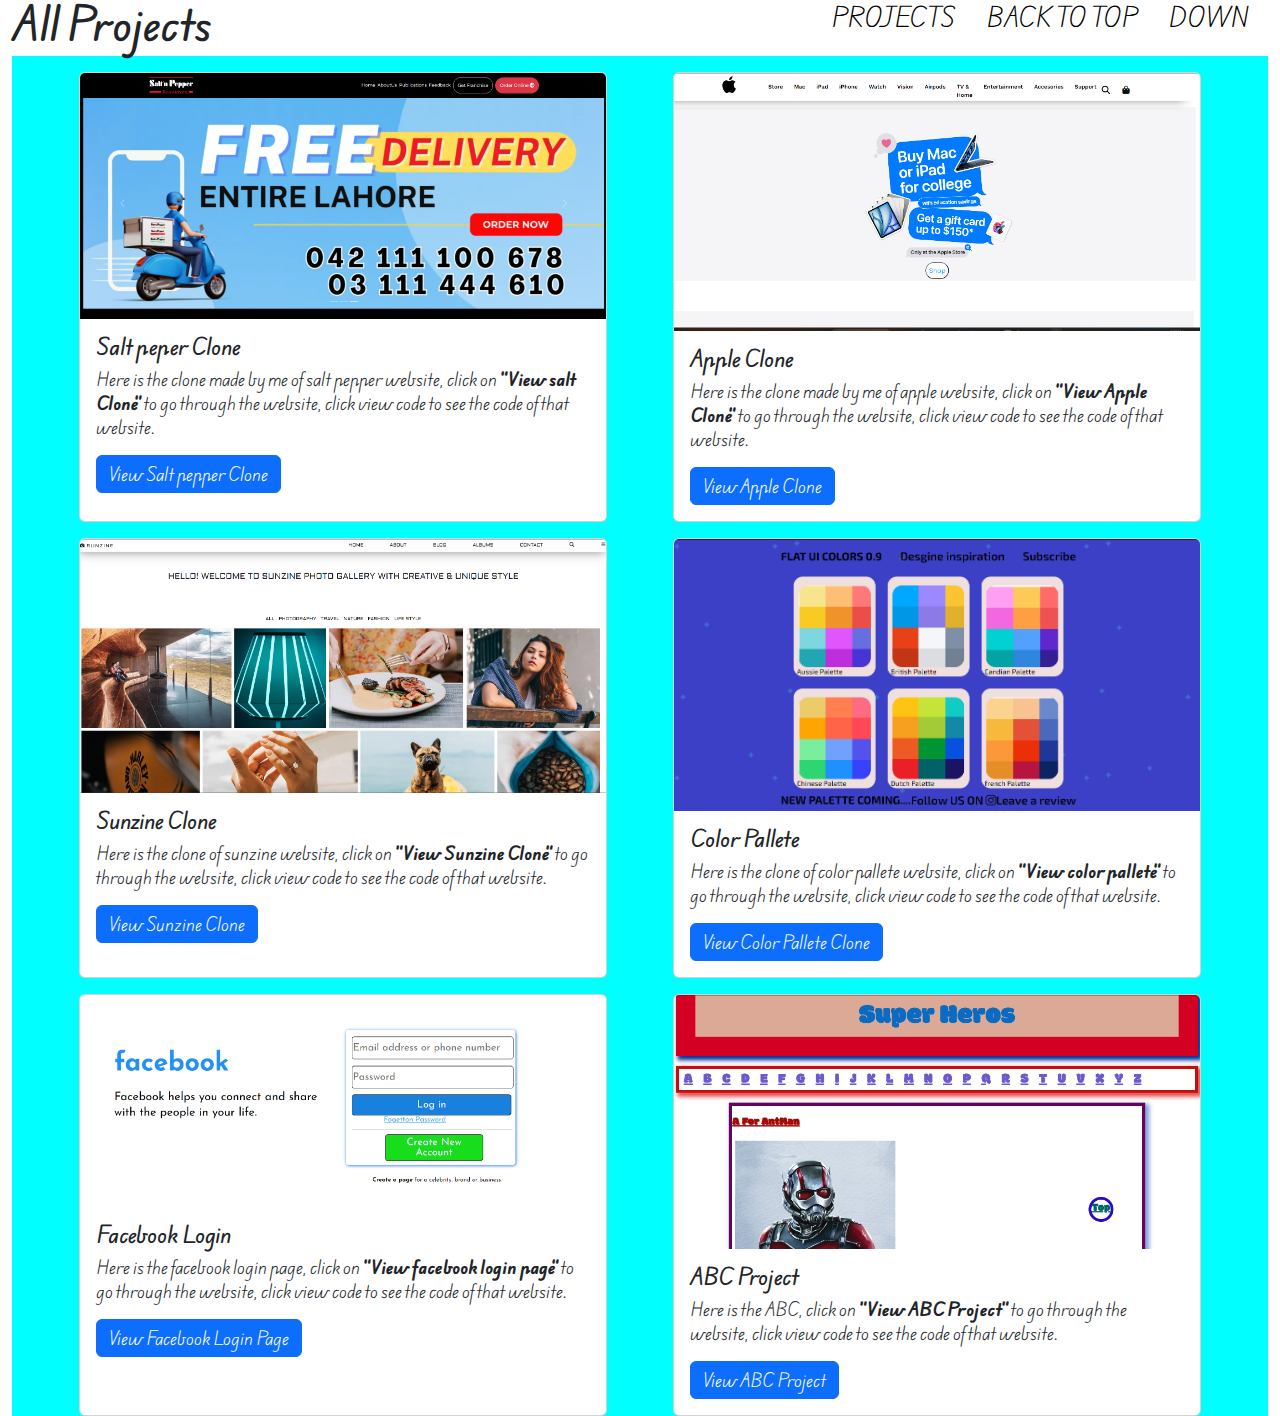
<file: index.html>
<!DOCTYPE html>
<html lang="en">
  <head>
    <meta charset="UTF-8" />
    <meta name="viewport" content="width=device-width, initial-scale=1.0" />
    <title>All Projects</title>
    <link rel="stylesheet" href="style.css" />
    <link
      rel="stylesheet"
      href="https://cdnjs.cloudflare.com/ajax/libs/font-awesome/6.6.0/css/all.min.css"
      integrity="sha512-Kc323vGBEqzTmouAECnVceyQqyqdsSiqLQISBL29aUW4U/M7pSPA/gEUZQqv1cwx4OnYxTxve5UMg5GT6L4JJg=="
      crossorigin="anonymous"
      referrerpolicy="no-referrer"
    />
    <link
      href="https://cdn.jsdelivr.net/npm/bootstrap@5.3.3/dist/css/bootstrap.min.css"
      rel="stylesheet"
      integrity="sha384-QWTKZyjpPEjISv5WaRU9OFeRpok6YctnYmDr5pNlyT2bRjXh0JMhjY6hW+ALEwIH"
      crossorigin="anonymous"
    />
  </head>
  <body>
    <div class="container-fluid">
      <div class="d-flex flex-wrap justify-content-between nabar">
        <div class="left-bar">
          <h1 class="left-bar-h1">All Projects</h1>
        </div>
        <div class="right-bar d-flex align-items-baseline">
          <ul class="list-inline">
            <li class="list-inline-item">
              <a class="right-bar-list-item" href="">Projects</a>
            </li>
            <li class="list-inline-item">
              <a class="right-bar-list-item" href="#">Back to top</a>
            </li>
            <li class="list-inline-item">
              <a class="right-bar-list-item" href="#bottom">Down</a>
            </li>
          </ul>
        </div>
        <div class="dropdown">
          <button
            class="btn btn-secondary dropdown-toggle"
            type="button"
            data-bs-toggle="dropdown"
            aria-expanded="false"
          >
            Dropdown button
          </button>
          <ul class="dropdown-menu">
            <li><a class="dropdown-item" href="#middle">Projects</a></li>
            <li><a class="dropdown-item" href="#">Back to top</a></li>
            <li><a class="dropdown-item" href="#bottom">Down</a></li>
          </ul>
        </div>
      </div>
      <div class="mid-container d-flex flex-wrap justify-content-evenly">
        <div class="card card-size mt-3">
          <img
            src="Screenshot-of-websites/salt-pepper.png"
            class="card-img-top"
            alt="..."
          />
          <div class="card-body">
            <h5 class="card-title">Salt peper Clone</h5>
            <p class="card-text">
              Here is the clone made by me of salt pepper website, click on
              <b>"View salt Clone"</b> to go through the website, click view
              code to see the code of that website.
            </p>
            <a href="../Salt N Pepper/index.html" class="btn btn-primary"
              >View Salt pepper Clone</a
            >
          </div>
        </div>
        <!-- CARD#01 -->
        <div class="card card-size mt-3">
          <img
            src="Screenshot-of-websites/webclone.png"
            class="card-img-top"
            alt="..."
          />
          <div class="card-body">
            <h5 class="card-title">Apple Clone</h5>
            <p class="card-text">
              Here is the clone made by me of apple website, click on
              <b>"View Apple Clone"</b> to go through the website, click view
              code to see the code of that website.
            </p>
            <a href="../Apple_Web/index.html" class="btn btn-primary"
              >View Apple Clone</a
            >
          </div>
        </div>
        <!-- CARD#02 -->
        <div class="card card-size mt-3" id="middle">
          <img
            src="Screenshot-of-websites/Sunzine.png"
            class="card-img-top"
            alt="..."
          />

          <div class="card-body">
            <h5 class="card-title">Sunzine Clone</h5>
            <p class="card-text">
              Here is the clone of sunzine website, click on
              <b>"View Sunzine Clone"</b> to go through the website, click view
              code to see the code of that website.
            </p>
            <a href="ekk-aur-assignment/index.html" class="btn btn-primary"
              >View Sunzine Clone</a
            >
          </div>
        </div>
        <!-- CARD#03 -->
        <div class="card card-size mt-3">
          <img
            src="Screenshot-of-websites/color-pallete.png"
            class="card-img-top"
            alt="..."
          />

          <div class="card-body">
            <h5 class="card-title">Color Pallete</h5>
            <p class="card-text">
              Here is the clone of color pallete website, click on
              <b>"View color pallete"</b> to go through the website, click view
              code to see the code of that website.
            </p>
            <a href="color_pallete/index.html" class="btn btn-primary"
              >View Color Pallete Clone</a
            >
          </div>
        </div>
        <!-- CARD#04 -->
        <div class="card card-size mt-3">
          <img
            src="Screenshot-of-websites/facebook.png"
            class="card-img-top"
            alt="..."
          />

          <div class="card-body">
            <h5 class="card-title">Facebook Login</h5>
            <p class="card-text">
              Here is the facebook login page, click on
              <b id="bottom">"View facebook login page"</b> to go through the
              website, click view code to see the code of that website.
            </p>
            <a href="Facebook_login-page/index.html" class="btn btn-primary"
              >View Facebook Login Page</a
            >
          </div>
        </div>
        <!-- CARD#05 -->
        <div class="card card-size mt-3">
          <img
            src="Screenshot-of-websites/ABC.png"
            class="card-img-top"
            alt="..."
          />

          <div class="card-body">
            <h5 class="card-title">ABC Project</h5>
            <p class="card-text">
              Here is the ABC, click on
              <b id="bottom">"View ABC Project"</b> to go through the website,
              click view code to see the code of that website.
            </p>
            <a href="Facebook_login-page/index.html" class="btn btn-primary"
              >View ABC Project</a
            >
          </div>
        </div>
      </div>
    </div>
    <script
      src="https://cdn.jsdelivr.net/npm/bootstrap@5.3.3/dist/js/bootstrap.bundle.min.js"
      integrity="sha384-YvpcrYf0tY3lHB60NNkmXc5s9fDVZLESaAA55NDzOxhy9GkcIdslK1eN7N6jIeHz"
      crossorigin="anonymous"
    ></script>
  </body>
</html>
</file>
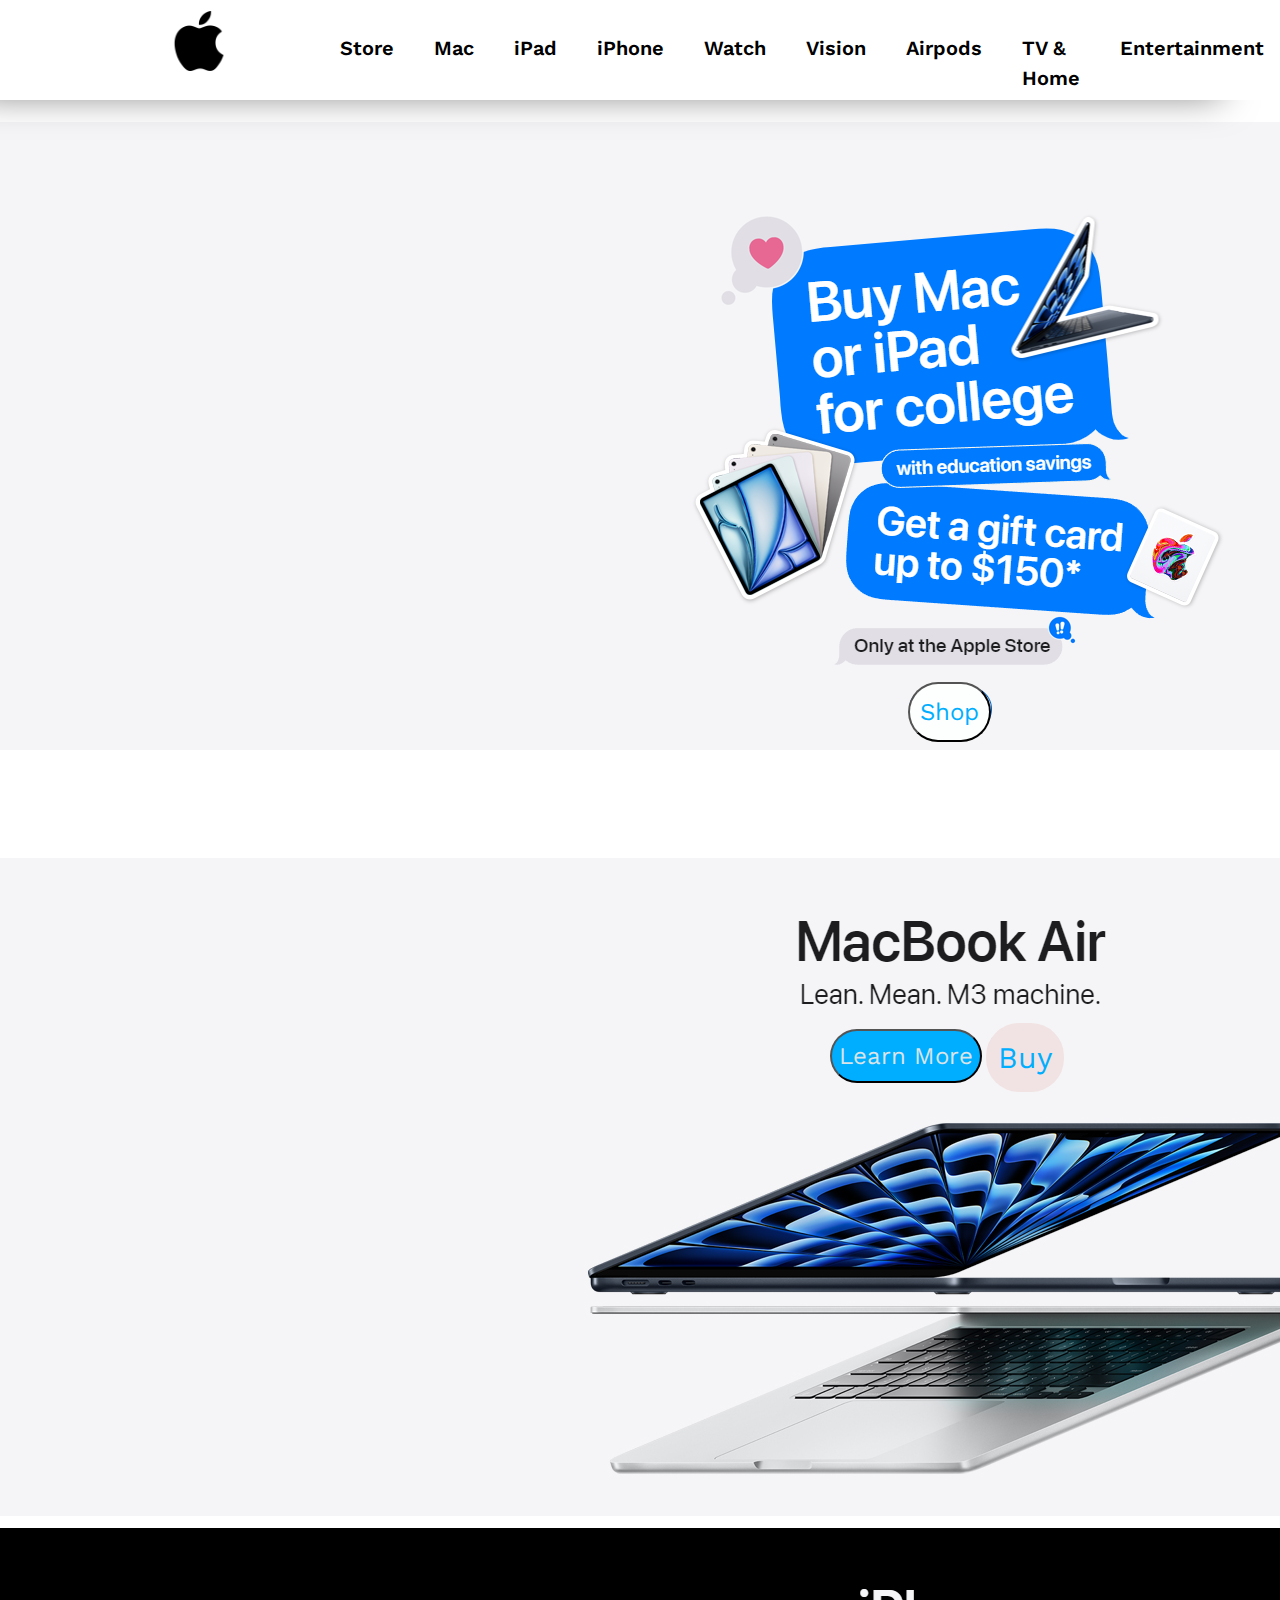
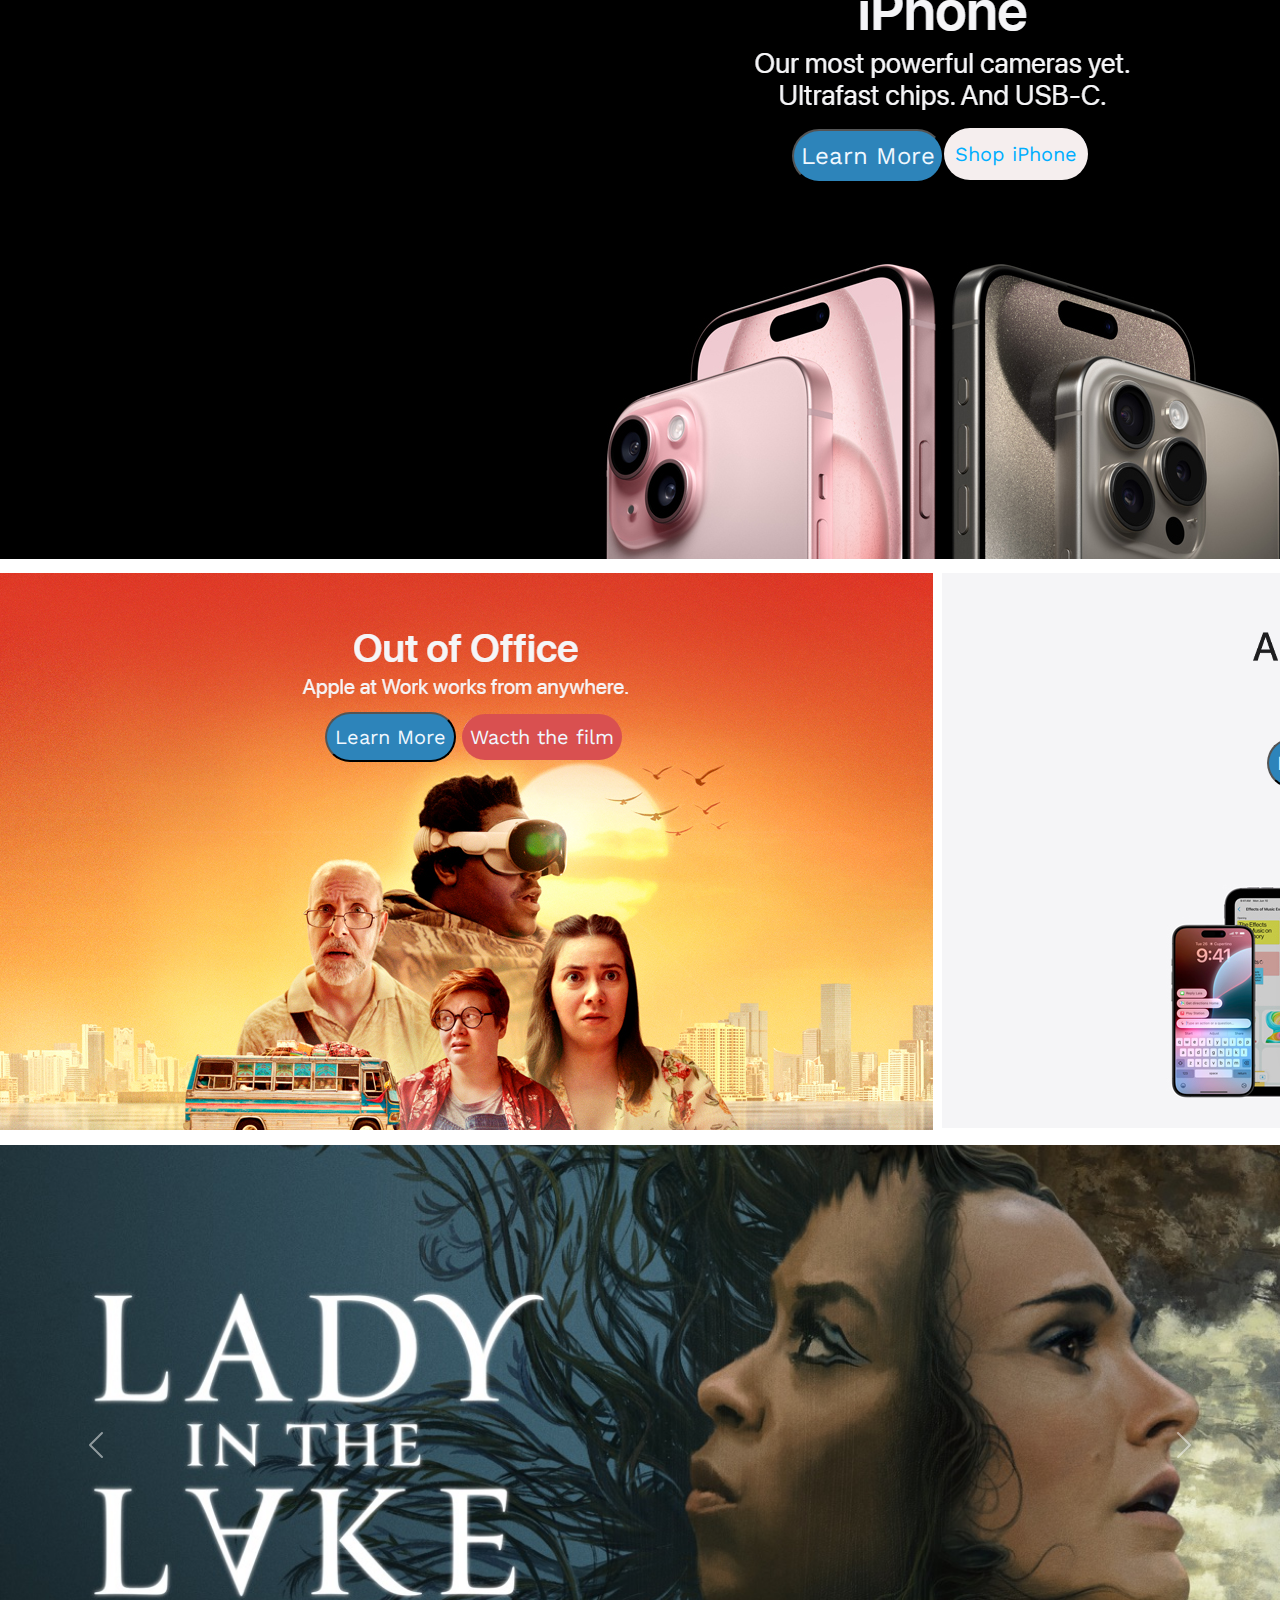
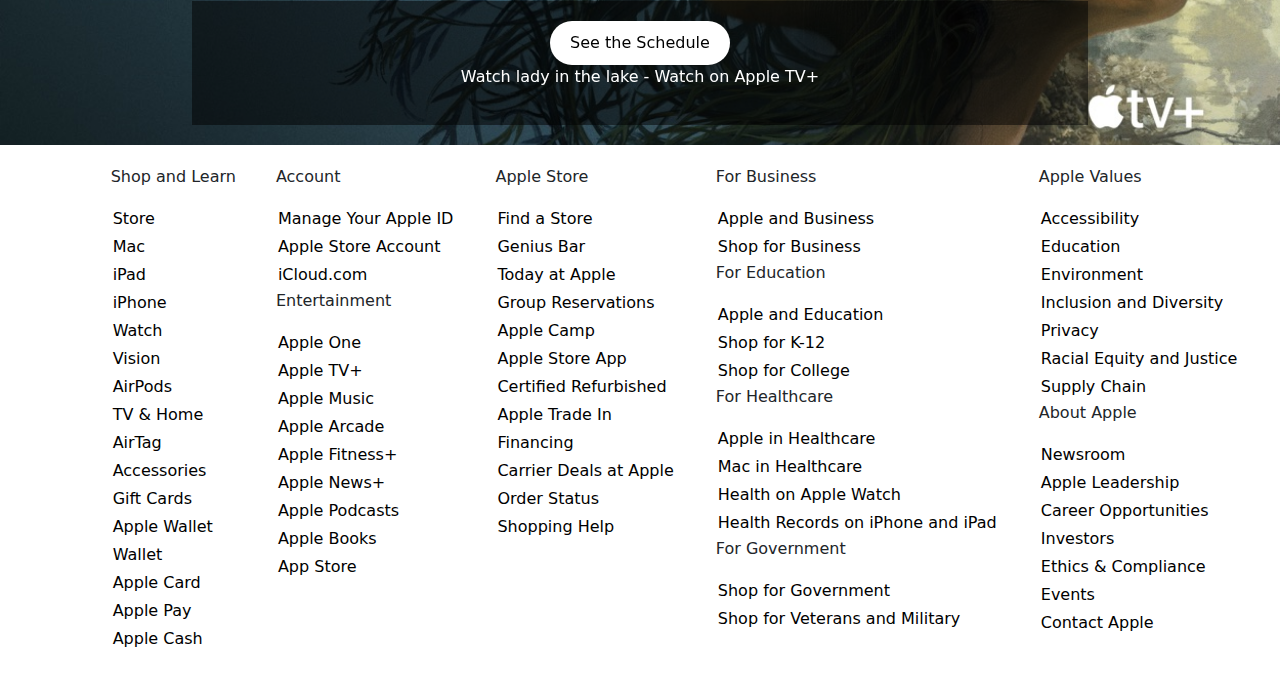
<file: Apple_Web/index.html>
<!DOCTYPE html>
<html lang="en">
  <head>
    <meta charset="UTF-8" />
    <meta name="viewport" content="width=device-width, initial-scale=1.0" />
    <title>Apple</title>
    <link rel="stylesheet" href="style.css" />
    <link
      rel="stylesheet"
      href="https://cdnjs.cloudflare.com/ajax/libs/font-awesome/6.6.0/css/all.min.css"
      integrity="sha512-Kc323vGBEqzTmouAECnVceyQqyqdsSiqLQISBL29aUW4U/M7pSPA/gEUZQqv1cwx4OnYxTxve5UMg5GT6L4JJg=="
      crossorigin="anonymous"
      referrerpolicy="no-referrer"
    />
    <link rel="preconnect" href="https://fonts.googleapis.com" />
    <link rel="preconnect" href="https://fonts.gstatic.com" crossorigin />
    <link
      href="https://fonts.googleapis.com/css2?family=Work+Sans:ital,wght@0,100..900;1,100..900&display=swap"
      rel="stylesheet"
    />
    <link
      href="https://cdn.jsdelivr.net/npm/bootstrap@5.3.3/dist/css/bootstrap.min.css"
      rel="stylesheet"
      integrity="sha384-QWTKZyjpPEjISv5WaRU9OFeRpok6YctnYmDr5pNlyT2bRjXh0JMhjY6hW+ALEwIH"
      crossorigin="anonymous"
    />
    <script
      src="https://cdn.jsdelivr.net/npm/bootstrap@5.3.3/dist/js/bootstrap.bundle.min.js"
      integrity="sha384-YvpcrYf0tY3lHB60NNkmXc5s9fDVZLESaAA55NDzOxhy9GkcIdslK1eN7N6jIeHz"
      crossorigin="anonymous"
    ></script>
  </head>
  <body>
    <nav class="navbar">
      <div class="logo_img">
        <a href="#"><img src="pics/apple-logo.png" alt="apple" /></a>
      </div>
      <div class="nav_items">
        <a href="#">Store</a>
        <a href="#">Mac</a>
        <a href="#">iPad</a>
        <a href="#">iPhone</a>
        <a href="#">Watch</a>
        <a href="#">Vision</a>
        <a href="#">Airpods</a>
        <a href="#">TV & Home</a>
        <a href="#">Entertainment</a>
        <a href="#">Accesories</a>
        <a href="#">Support</a>
      </div>
      <div class="nav_search_cart">
        <a href="#"><i class="fa-solid fa-magnifying-glass"></i></a>
        <a href="#"><i class="fa-solid fa-bag-shopping"></i></a>
      </div>
    </nav>

    <div class="intro_div">
      <button>Shop</button>
    </div>

    <div class="macbook_lap">
      <button>Learn More</button>
      <a href="#">Buy</a>
    </div>

    <div class="iphone_iphone">
      <button>Learn More</button>
      <a href="#">Shop iPhone</a>
    </div>

    <div class="out_of_office">
      <button>Learn More</button>
      <a href="#">Wacth the film</a>
    </div>
    <div class="apple_intelligence">
      <button>Learn More</button> <a href="#">Shop iPhone</a>
    </div>

    <!-- Sliders -->
    <div class="sliders">
      <div id="customCarousel" class="carousel slide" data-bs-ride="carousel">
        <div class="carousel-inner">
          <div class="carousel-item active">
            <img src="slide/lady.jpg" class="d-block w-100" alt="..." />
            <div class="carousel-caption d-none d-md-block">
              <a href="#" class="carousel-btn">See the Schedule</a>
              <p>Watch lady in the lake - Watch on Apple TV+</p>
            </div>
          </div>
          <div class="carousel-item">
            <img src="slide/baseball.jpg" class="d-block w-100" alt="..." />
            <div class="carousel-caption d-none d-md-block">
              <a href="#" class="carousel-btn">See the Schedule</a>
              <p>Live MLB games, every Friday - Watch on Apple TV+</p>
            </div>
          </div>
          <div class="carousel-item">
            <img src="slide/fishjpg.jpeg" class="d-block w-100" alt="..." />
            <div class="carousel-caption d-none d-md-block">
              <a href="#" class="carousel-btn">Stream Now</a>
              <p>
                Watch the fish swim fast and going crazy - Watch on Apple TV+
              </p>
            </div>
          </div>
          <div class="carousel-item">
            <img src="slide/landofwomen.jpg" class="d-block w-100" alt="..." />
            <div class="carousel-caption d-none d-md-block">
              <a href="#" class="carousel-btn">Stream Now</a>
              <p>Watch land of women - Watch on Apple TV+</p>
            </div>
          </div>
          <div class="carousel-item">
            <img src="slide/morning.jpg" class="d-block w-100" alt="..." />
            <div class="carousel-caption d-none d-md-block">
              <a href="#" class="carousel-btn">Preview Now</a>
              <p>Watch morning show - Watch on Apple TV+</p>
            </div>
          </div>
          <div class="carousel-item">
            <img src="slide/palm.jpg" class="d-block w-100" alt="..." />
            <div class="carousel-caption d-none d-md-block">
              <a href="#" class="carousel-btn">Stream Now</a>
              <p>Wacth palm royale - Watch on Apple TV+</p>
            </div>
          </div>
          <div class="carousel-item">
            <img src="slide/tomoon.jpg" class="d-block w-100" alt="..." />
            <div class="carousel-caption d-none d-md-block">
              <a href="#" class="carousel-btn">Stream Now</a>
              <p>Watch to the moon - Watch on Apple TV+</p>
            </div>
          </div>
          <div class="carousel-item">
            <img src="slide/baseball.jpg" class="d-block w-100" alt="..." />
            <div class="carousel-caption d-none d-md-block">
              <a href="#" class="carousel-btn">Stream Now</a>
              <p>Friday Night Baseball - Watch on Apple TV+</p>
            </div>
          </div>
          <div class="carousel-item">
            <img src="slide/morning.jpg" class="d-block w-100" alt="..." />
            <div class="carousel-caption d-none d-md-block">
              <a href="#" class="carousel-btn">Stream Now</a>
              <p>Friday Night Baseball - Watch on Apple TV+</p>
            </div>
          </div>
          <!-- Add more carousel-item divs as needed -->
        </div>
        <button
          class="carousel-control-prev"
          type="button"
          data-bs-target="#customCarousel"
          data-bs-slide="prev"
        >
          <span class="carousel-control-prev-icon" aria-hidden="true"></span>
          <span class="visually-hidden">Previous</span>
        </button>
        <button
          class="carousel-control-next"
          type="button"
          data-bs-target="#customCarousel"
          data-bs-slide="next"
        >
          <span class="carousel-control-next-icon" aria-hidden="true"></span>
          <span class="visually-hidden">Next</span>
        </button>
      </div>
    </div>

    
    
    <div class="footer-items">
      
     
      
      <div class="footer-firsr-column">
        <p>Shop and Learn</p>
       <a href="#">Store</a>
       <a href="#">Mac</a>
       <a href="#">iPad</a>
       <a href="#">iPhone</a>
       <a href="#">Watch</a>
       <a href="#">Vision</a>
       <a href="#">AirPods</a>
       <a href="#">TV & Home</a>
       <a href="#">AirTag</a>
       <a href="#">Accessories</a>
       <a href="#">Gift Cards</a>
       <a href="#">Apple Wallet</a>
       <a href="#">Wallet</a>
       <a href="#">Apple Card</a>
       <a href="#">Apple Pay</a>
       <a href="#">Apple Cash</a>
</div>
<div class="footer-second-column">
<p>Account</p>
<a href="#">Manage Your Apple ID</a>
<a href="#">Apple Store Account</a>
<a href="#">iCloud.com</a>
<p>Entertainment</p>
<a href="#">Apple One</a>
<a href="#">Apple TV+</a>
<a href="#">Apple Music</a>
<a href="#">Apple Arcade</a>
<a href="#">Apple Fitness+</a>
<a href="#">Apple News+</a>
<a href="#">Apple Podcasts</a>
<a href="#">Apple Books</a>
<a href="#">App Store</a>
</div>
<div class="footer-third-column">
<p>Apple Store</p>
<a href="#">Find a Store</a>
<a href="#">Genius Bar</a>
<a href="#">Today at Apple</a>
<a href="#">Group Reservations</a>
<a href="#">Apple Camp</a>
<a href="#">Apple Store App</a>
<a href="#">Certified Refurbished</a>
<a href="#">Apple Trade In</a>
<a href="#">Financing</a>
<a href="#">Carrier Deals at Apple</a>
<a href="#">Order Status</a>
<a href="#">Shopping Help</a>

</div>
<div class="footer-fourth-column">
<p>For Business</p>
<a href="#">Apple and Business</a>
<a href="#">Shop for Business</a>
<p>For Education</p>
<a href="#">Apple and Education</a>
<a href="#">Shop for K-12</a>
<a href="#">Shop for College</a>
<p>For Healthcare</p>
<a href="#">Apple in Healthcare</a>
<a href="#">Mac in Healthcare</a>
<a href="#">Health on Apple Watch</a>
<a href="#">Health Records on iPhone and iPad</a>
<p>For Government</p>
<a href="#">Shop for Government</a>
<a href="#">Shop for Veterans and Military</a>

</div>
<div class="footer-fifth-column">
<p>Apple Values</p>
<a href="#">Accessibility</a>
<a href="#">Education</a>
<a href="#">Environment</a>
<a href="#">Inclusion and Diversity</a>
<a href="#">Privacy</a>
<a href="#">Racial Equity and Justice</a>
<a href="#">Supply Chain</a>
<p>About Apple</p>
<a href="#">Newsroom</a>
<a href="#">Apple Leadership</a>
<a href="#">Career Opportunities</a>
<a href="#">Investors</a>
<a href="#">Ethics & Compliance</a>
<a href="#">Events</a>
<a href="#">Contact Apple</a>

</div>

    <script src="https://code.jquery.com/jquery-3.6.0.min.js"></script>
    <script src="https://cdn.jsdelivr.net/npm/@popperjs/core@2.10.2/dist/umd/popper.min.js"></script>
    <script src="https://stackpath.bootstrapcdn.com/bootstrap/5.1.3/js/bootstrap.min.js"></script>
  </body>
</html>
</file>
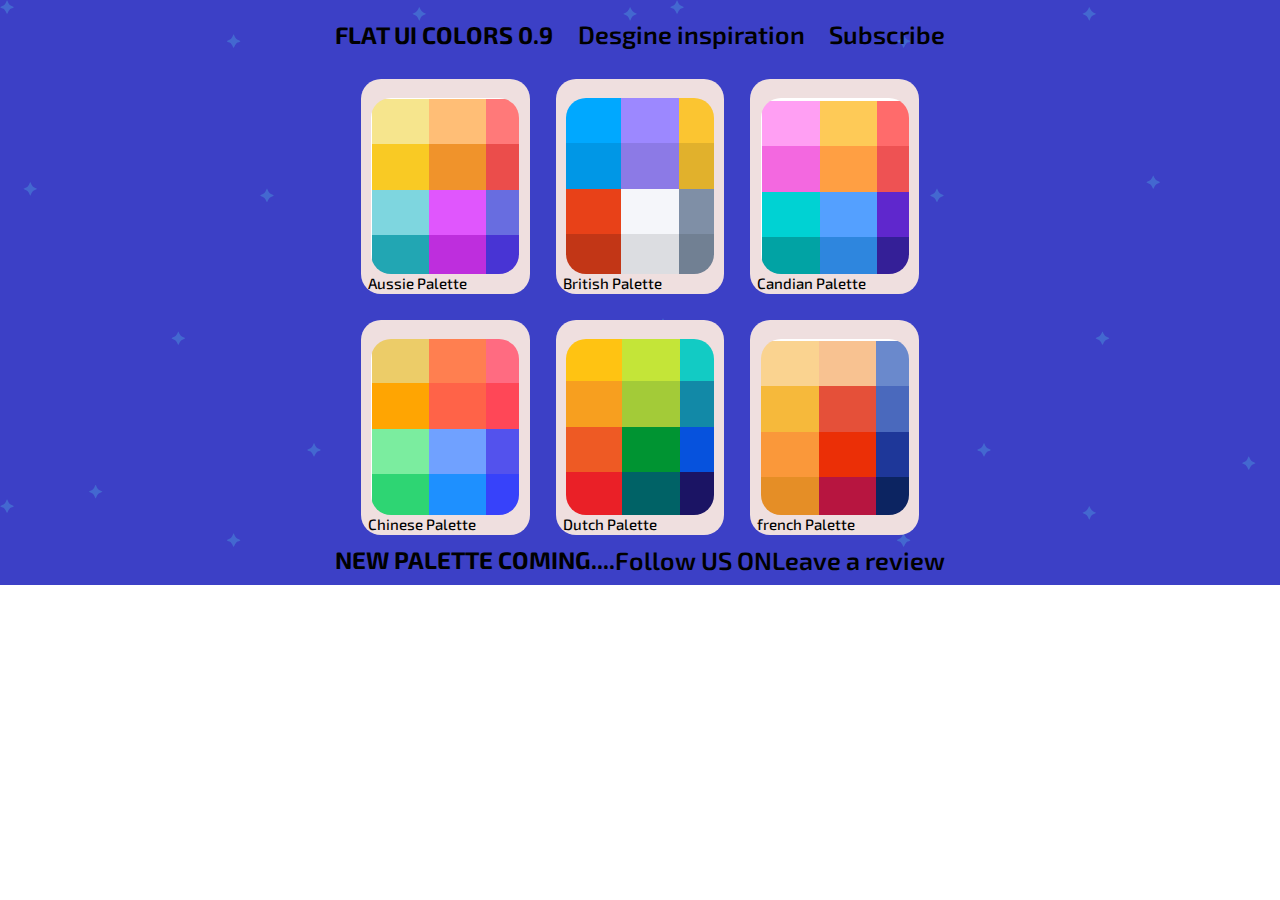
<file: color_pallete/index.html>
<!DOCTYPE html>
<html lang="en">
  <head>
    <meta charset="UTF-8" />
    <meta name="viewport" content="width=device-width, initial-scale=1.0" />
    <title>Flat UI Pallete</title>
    <link rel="preconnect" href="https://fonts.googleapis.com" />
    <link rel="preconnect" href="https://fonts.gstatic.com" crossorigin />
    <link
      href="https://fonts.googleapis.com/css2?family=Exo+2:ital,wght@0,100..900;1,100..900&display=swap"
      rel="stylesheet"
    />
    <link
      rel="stylesheet"
      href="https://cdnjs.cloudflare.com/ajax/libs/font-awesome/6.6.0/css/all.min.css"
      integrity="sha512-Kc323vGBEqzTmouAECnVceyQqyqdsSiqLQISBL29aUW4U/M7pSPA/gEUZQqv1cwx4OnYxTxve5UMg5GT6L4JJg=="
      crossorigin="anonymous"
      referrerpolicy="no-referrer"
    />
    <link rel="stylesheet" href="index.css" />
  </head>
  <body>
    <div class="main-container">
      <div class="middle-container">
        <header>
          <h2>FLAT UI COLORS 0.9</h2>
          <a href="#">Desgine inspiration</a>
          <a class="Subscribe" href="#">Subscribe </a>
        </header>
        <div class="card-container">
          <a class="anchor-div" href="./aussies-pallete/box1.html"
            ><div class="div-text">Aussie Palette</div>
            <div class="back-image1"></div
          ></a>
          <a class="anchor-div" href="./brithish-pallete/brithish.html"
            ><div class="back-image2"></div>
            <div class="div-text">British Palette</div></a
          >
          <a class="anchor-div" href="./canadian-pallete/canadian.html"
            ><div class="back-image3"></div>
            <div class="div-text">Candian Palette</div></a
          >
          <a class="anchor-div" href="./chinese-pallete/chinese.html"
            ><div class="back-image4"></div>
            <div class="div-text">Chinese Palette</div></a
          >
          <a class="anchor-div" href="./dutch-pallete/dutch.html"
            ><div class="back-image5"></div>
            <div class="div-text">Dutch Palette</div></a
          >
          <a class="anchor-div" href="./french-pallete/french.html"
            ><div class="back-image6"></div>
            <div class="div-text">french Palette</div></a
          >
        </div>
        <footer class="footer">
          <div class="first-bar">
            <h2>NEW PALETTE COMING....</h2>
            <a class="but" href="#"
              >Follow US ON <i class="fa-brands fa-instagram"></i
            ></a>
            <a class="but" href="#">Leave a review</a>
          </div>
        </footer>
      </div>
    </div>
  </body>
</html>
</file>
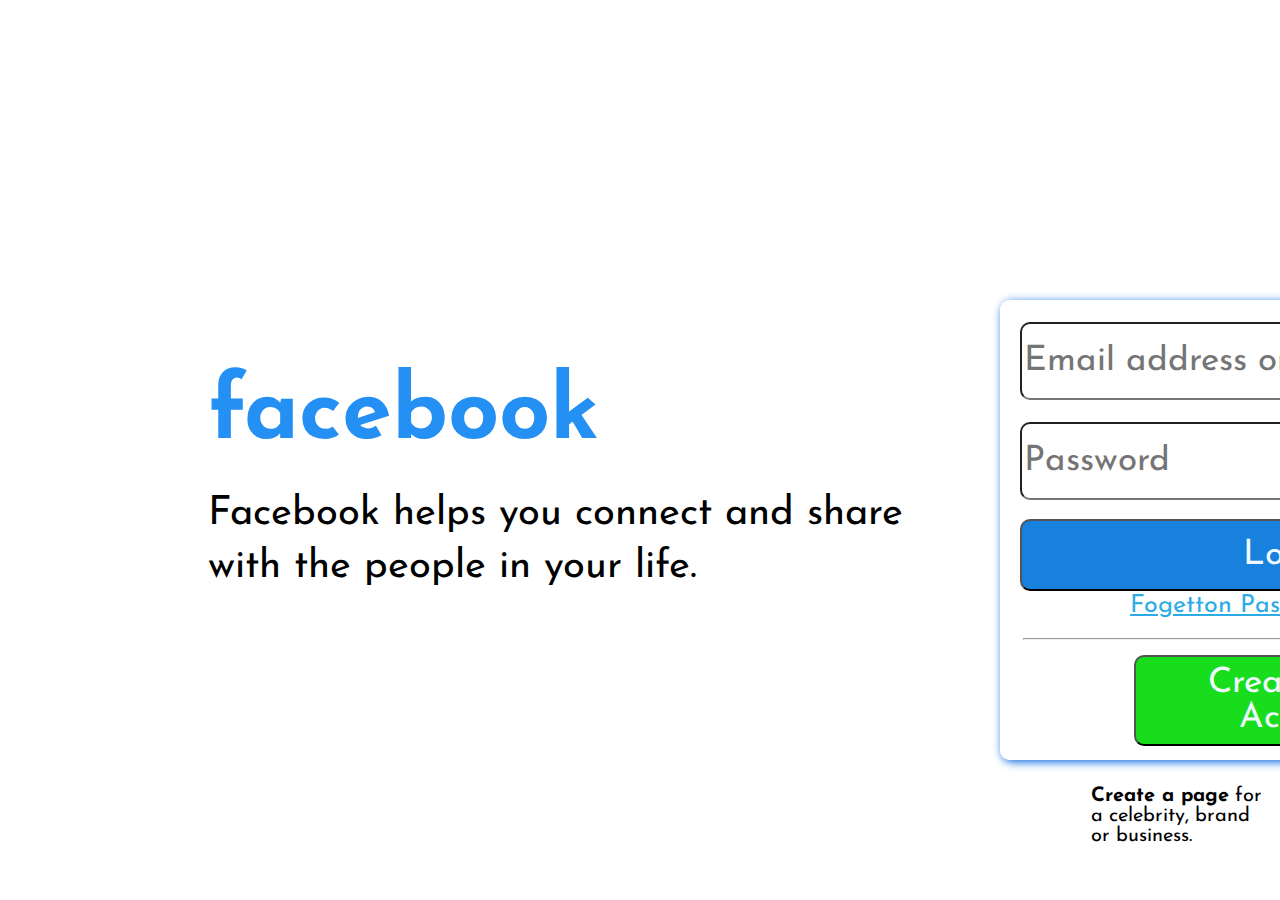
<file: Facebook_login-page/index.html>
<!DOCTYPE html>
<html lang="en">
<head>
    <meta charset="UTF-8">
    <meta name="viewport" content="width=device-width, initial-scale=1.0">
    <title>FB-Login Page</title>
    <link rel="stylesheet" href="style.css">
    <link rel="preconnect" href="https://fonts.googleapis.com">
<link rel="preconnect" href="https://fonts.gstatic.com" crossorigin>
<link href="https://fonts.googleapis.com/css2?family=Josefin+Sans:ital,wght@0,100..700;1,100..700&display=swap" rel="stylesheet">
</head>
<body>
    <section>
        <div class="p1" >
        <form action="">
         <div class="inp" >
             <input type="text" placeholder="Email address or phone number"  name="user-name" required>
         </div>
         <div class="pass" >
             <input type="password" placeholder="Password" name="password" required >
         </div>
         <div class="but" >
             <button type="submit">Log in</button>
         </div>
         <div class="forg" >
             <a href="#" >Fogetton Password</a>
         </div>
         <div class="lin" >
             <hr>
         </div>    
         <div class="create_new">
             <button type="submit">Create New Account</button>
         </div>
        </form>
    </section>

    <section>
    <div class="p2" >
        <h1>facebook</h1>
        <p>Facebook helps you connect and share</p>
        <p> with the people in your life.</p>
    </div>
    </section>

    <section>
        <div class="p3" >
            <p><b>Create a page</b> for a celebrity, brand or business.</p>
        </div>
    </section>
</body>
</html>
</file>
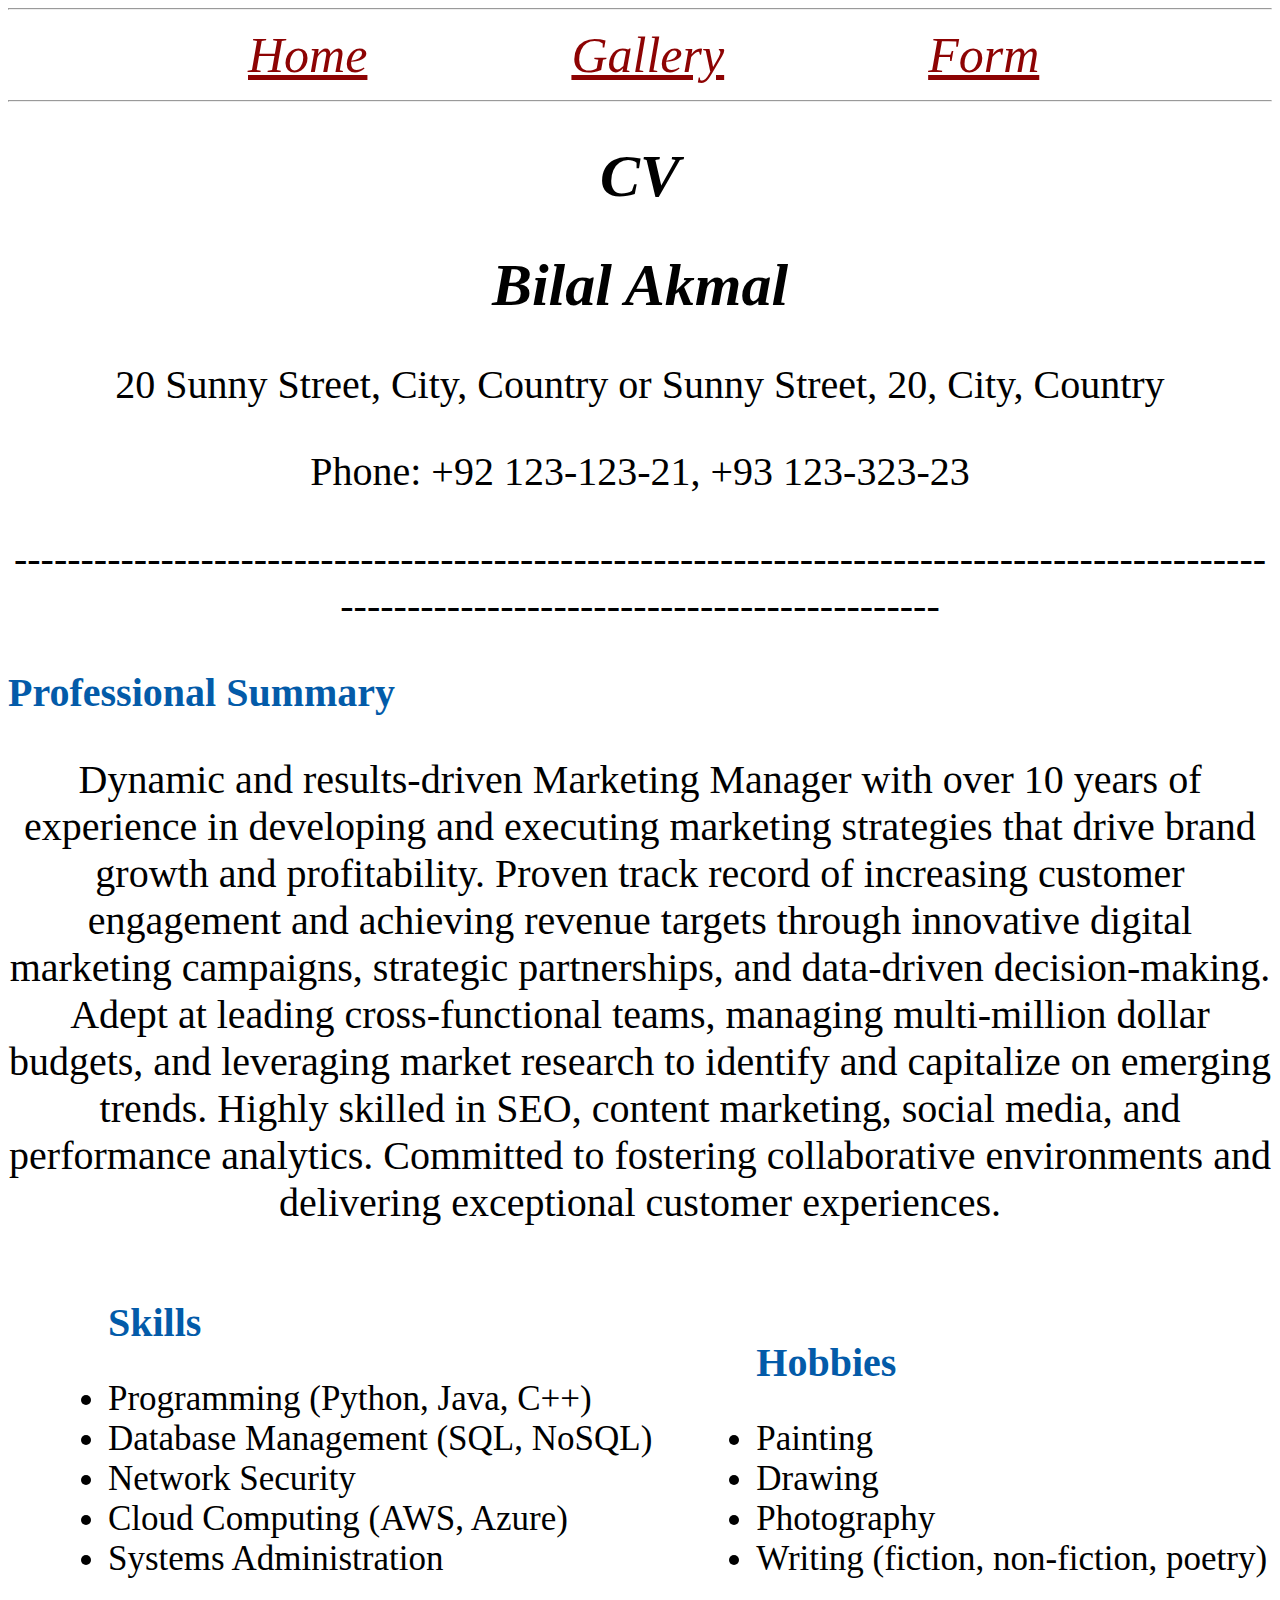
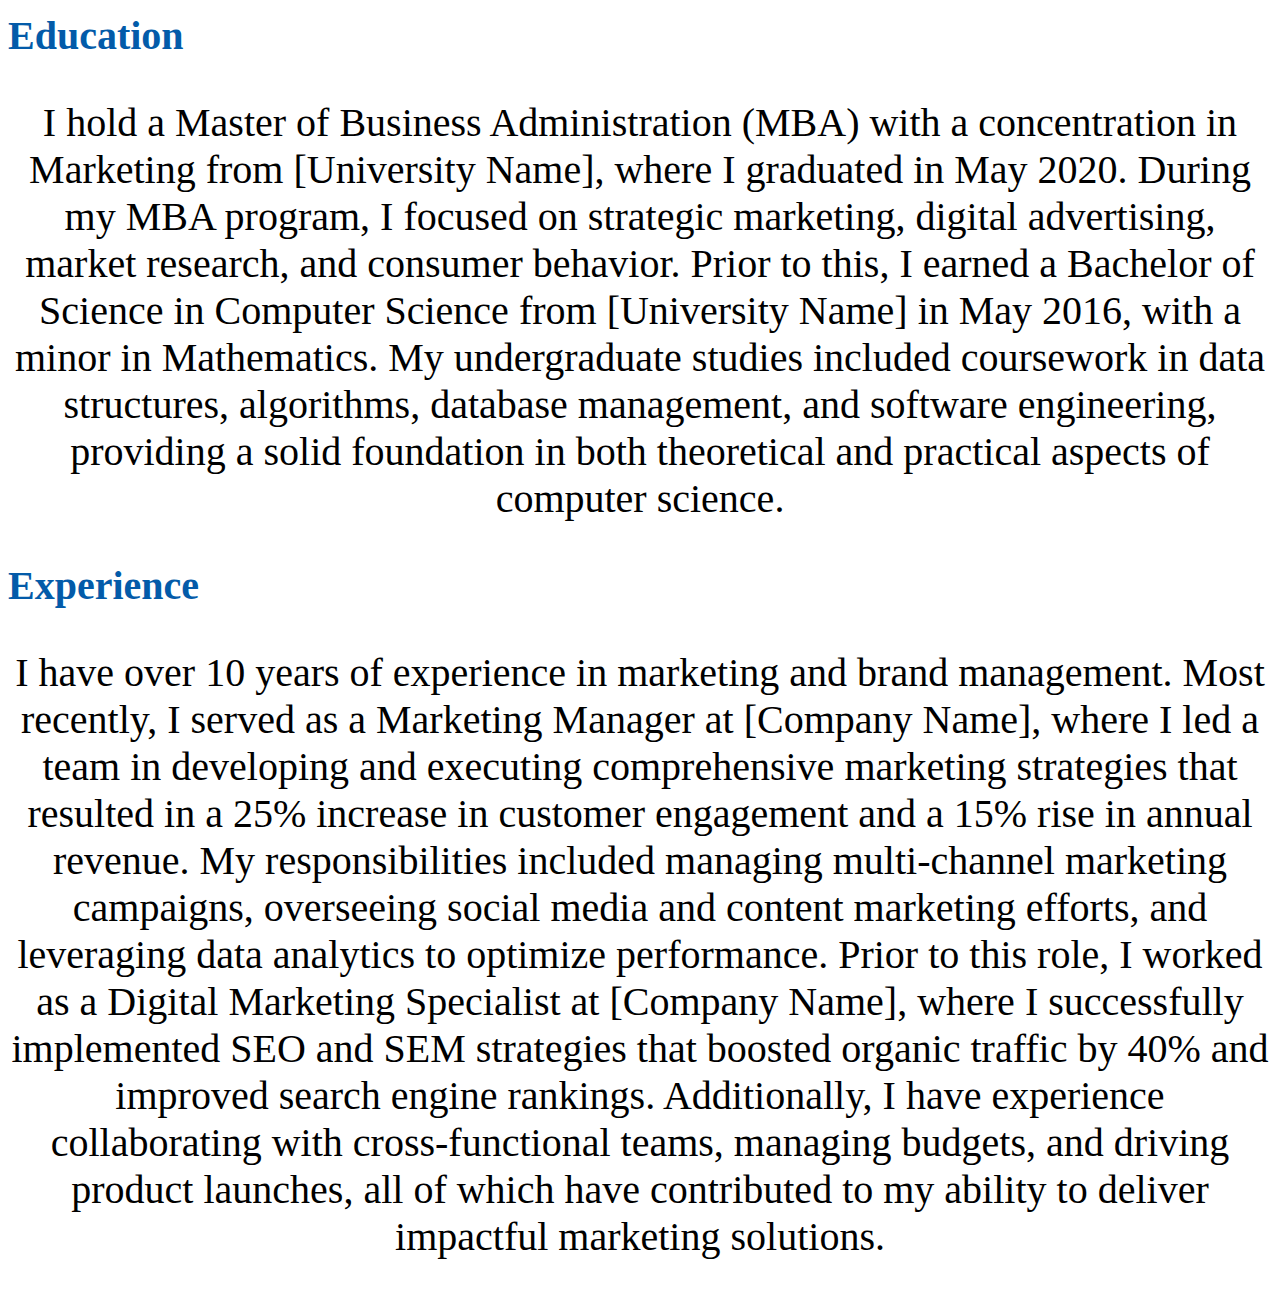
<file: Sylani/index.html>
<!DOCTYPE html>
<html lang="en">
  <head>
    <meta charset="UTF-8" />
    <meta name="viewport" content="width=device-width, initial-scale=1.0" />
    <title>Document</title>
    <link rel="stylesheet" href="style.css" />
  </head>
  <body>
    <hr />
    <ul id="navbar">
      <a href="index.html">Home</a>
      <a href="gallery.html">Gallery</a>
      <a href="form.html">Form</a>
    </ul>
    <hr />
    <h1>CV</h1>
    <h1>Bilal Akmal</h1>
    <p>20 Sunny Street, City, Country or Sunny Street, 20, City, Country</p>
    <p>Phone: +92 123-123-21, +93 123-323-23</p>
    <p>
      -------------------------------------------------------------------------------------------------------------------------------------------
    </p>
    <h2>Professional Summary</h2>
    <p>
      Dynamic and results-driven Marketing Manager with over 10 years of
      experience in developing and executing marketing strategies that drive
      brand growth and profitability. Proven track record of increasing customer
      engagement and achieving revenue targets through innovative digital
      marketing campaigns, strategic partnerships, and data-driven
      decision-making. Adept at leading cross-functional teams, managing
      multi-million dollar budgets, and leveraging market research to identify
      and capitalize on emerging trends. Highly skilled in SEO, content
      marketing, social media, and performance analytics. Committed to fostering
      collaborative environments and delivering exceptional customer
      experiences.
    </p>

    <div class="p2">
      <h2>Skills</h2>
      <li>Programming (Python, Java, C++)</li>
      <li>Database Management (SQL, NoSQL)</li>
      <li>Network Security</li>
      <li>Cloud Computing (AWS, Azure)</li>
      <li>Systems Administration</li>
    </div>
    <div class="p2">
      <h2>Hobbies</h2>
      <li>Painting</li>
      <li>Drawing</li>
      <li>Photography</li>
      <li>Writing (fiction, non-fiction, poetry)</li>
    </div>
    <h2>Education</h2>
    <p>
      I hold a Master of Business Administration (MBA) with a concentration in
      Marketing from [University Name], where I graduated in May 2020. During my
      MBA program, I focused on strategic marketing, digital advertising, market
      research, and consumer behavior. Prior to this, I earned a Bachelor of
      Science in Computer Science from [University Name] in May 2016, with a
      minor in Mathematics. My undergraduate studies included coursework in data
      structures, algorithms, database management, and software engineering,
      providing a solid foundation in both theoretical and practical aspects of
      computer science.
    </p>
    <h2>Experience</h2>
    <p>
      I have over 10 years of experience in marketing and brand management. Most
      recently, I served as a Marketing Manager at [Company Name], where I led a
      team in developing and executing comprehensive marketing strategies that
      resulted in a 25% increase in customer engagement and a 15% rise in annual
      revenue. My responsibilities included managing multi-channel marketing
      campaigns, overseeing social media and content marketing efforts, and
      leveraging data analytics to optimize performance. Prior to this role, I
      worked as a Digital Marketing Specialist at [Company Name], where I
      successfully implemented SEO and SEM strategies that boosted organic
      traffic by 40% and improved search engine rankings. Additionally, I have
      experience collaborating with cross-functional teams, managing budgets,
      and driving product launches, all of which have contributed to my ability
      to deliver impactful marketing solutions.
    </p>
  </body>
</html>
</file>
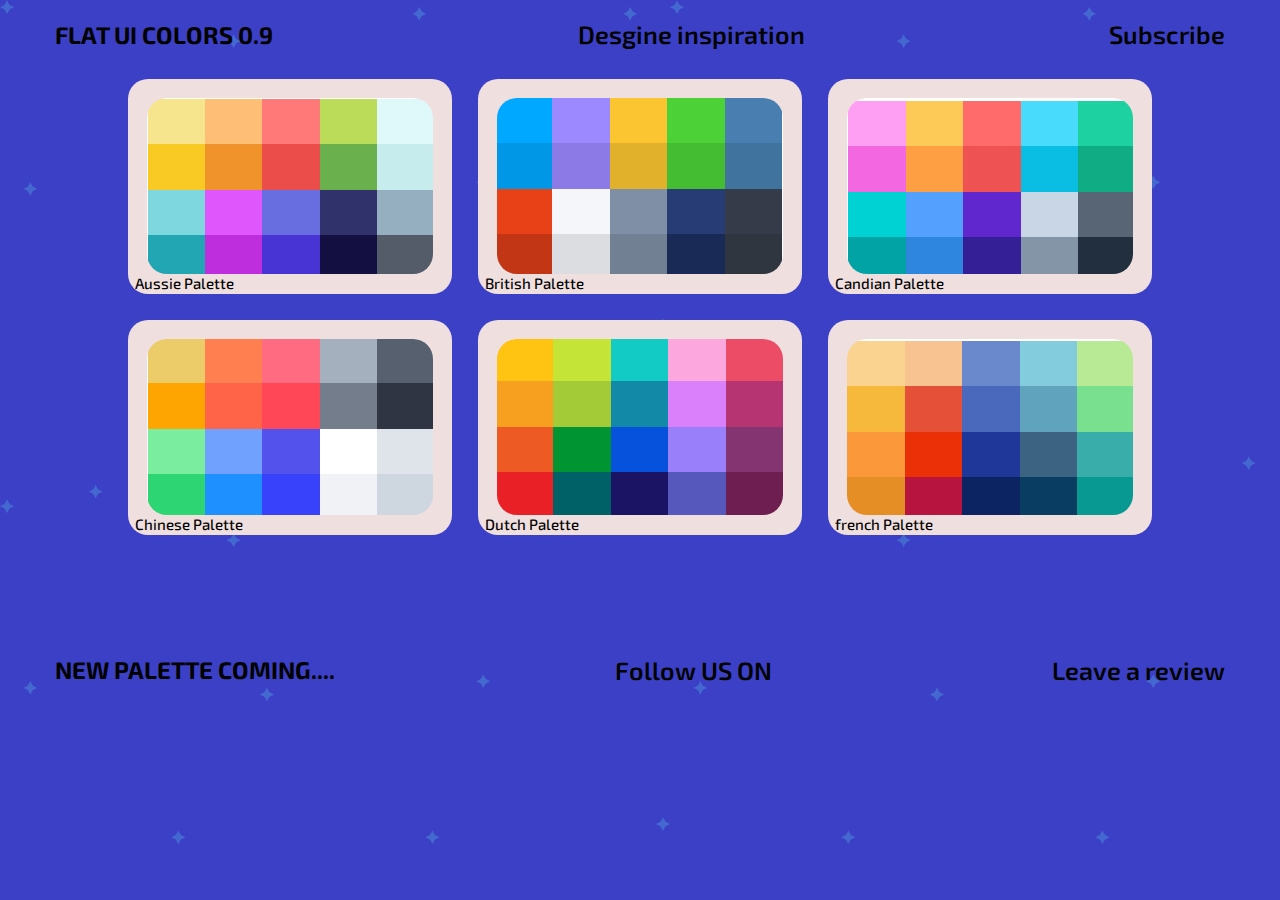
<file: color_pallete/color_pallete/All-boxes/index.html>
<!DOCTYPE html>
<html lang="en">
  <head>
    <meta charset="UTF-8" />
    <meta name="viewport" content="width=device-width, initial-scale=1.0" />
    <title>Flat UI Pallete</title>
    <link rel="preconnect" href="https://fonts.googleapis.com" />
    <link rel="preconnect" href="https://fonts.gstatic.com" crossorigin />
    <link
      href="https://fonts.googleapis.com/css2?family=Exo+2:ital,wght@0,100..900;1,100..900&display=swap"
      rel="stylesheet"
    />
    <link
      rel="stylesheet"
      href="https://cdnjs.cloudflare.com/ajax/libs/font-awesome/6.6.0/css/all.min.css"
      integrity="sha512-Kc323vGBEqzTmouAECnVceyQqyqdsSiqLQISBL29aUW4U/M7pSPA/gEUZQqv1cwx4OnYxTxve5UMg5GT6L4JJg=="
      crossorigin="anonymous"
      referrerpolicy="no-referrer"
    />
    <link rel="stylesheet" href="index.css" />
  </head>
  <body>
    <div class="main-container">
      <div class="middle-container">
        <header>
          <h2>FLAT UI COLORS 0.9</h2>
          <a href="#">Desgine inspiration</a>
          <a href="#">Subscribe </a>
        </header>
        <div class="card-container">
          <a class="anchor-div" href="../All-boxes/aussies-pallete/box1.html"
            ><div class="div-text">Aussie Palette</div>
            <div class="back-image1"></div
          ></a>
          <a
            class="anchor-div"
            href="../All-boxes/brithish-pallete/brithish.html"
            ><div class="back-image2"></div>
            <div class="div-text">British Palette</div></a
          >
          <a
            class="anchor-div"
            href="../All-boxes/canadian-pallete/canadian.html"
            ><div class="back-image3"></div>
            <div class="div-text">Candian Palette</div></a
          >
          <a class="anchor-div" href="../All-boxes/chinese-pallete/chinese.html"
            ><div class="back-image4"></div>
            <div class="div-text">Chinese Palette</div></a
          >
          <a class="anchor-div" href="../All-boxes/dutch-pallete/dutch.html"
            ><div class="back-image5"></div>
            <div class="div-text">Dutch Palette</div></a
          >
          <a class="anchor-div" href="../All-boxes/french-pallete/french.html"
            ><div class="back-image6"></div>
            <div class="div-text">french Palette</div></a
          >
        </div>
        <footer class="footer">
          <div class="first-bar">
            <h2>NEW PALETTE COMING....</h2>
            <a href="#">Follow US ON <i class="fa-brands fa-instagram"></i></a>
            <a href="#">Leave a review</a>
          </div>
        </footer>
      </div>
    </div>
  </body>
</html>
</file>
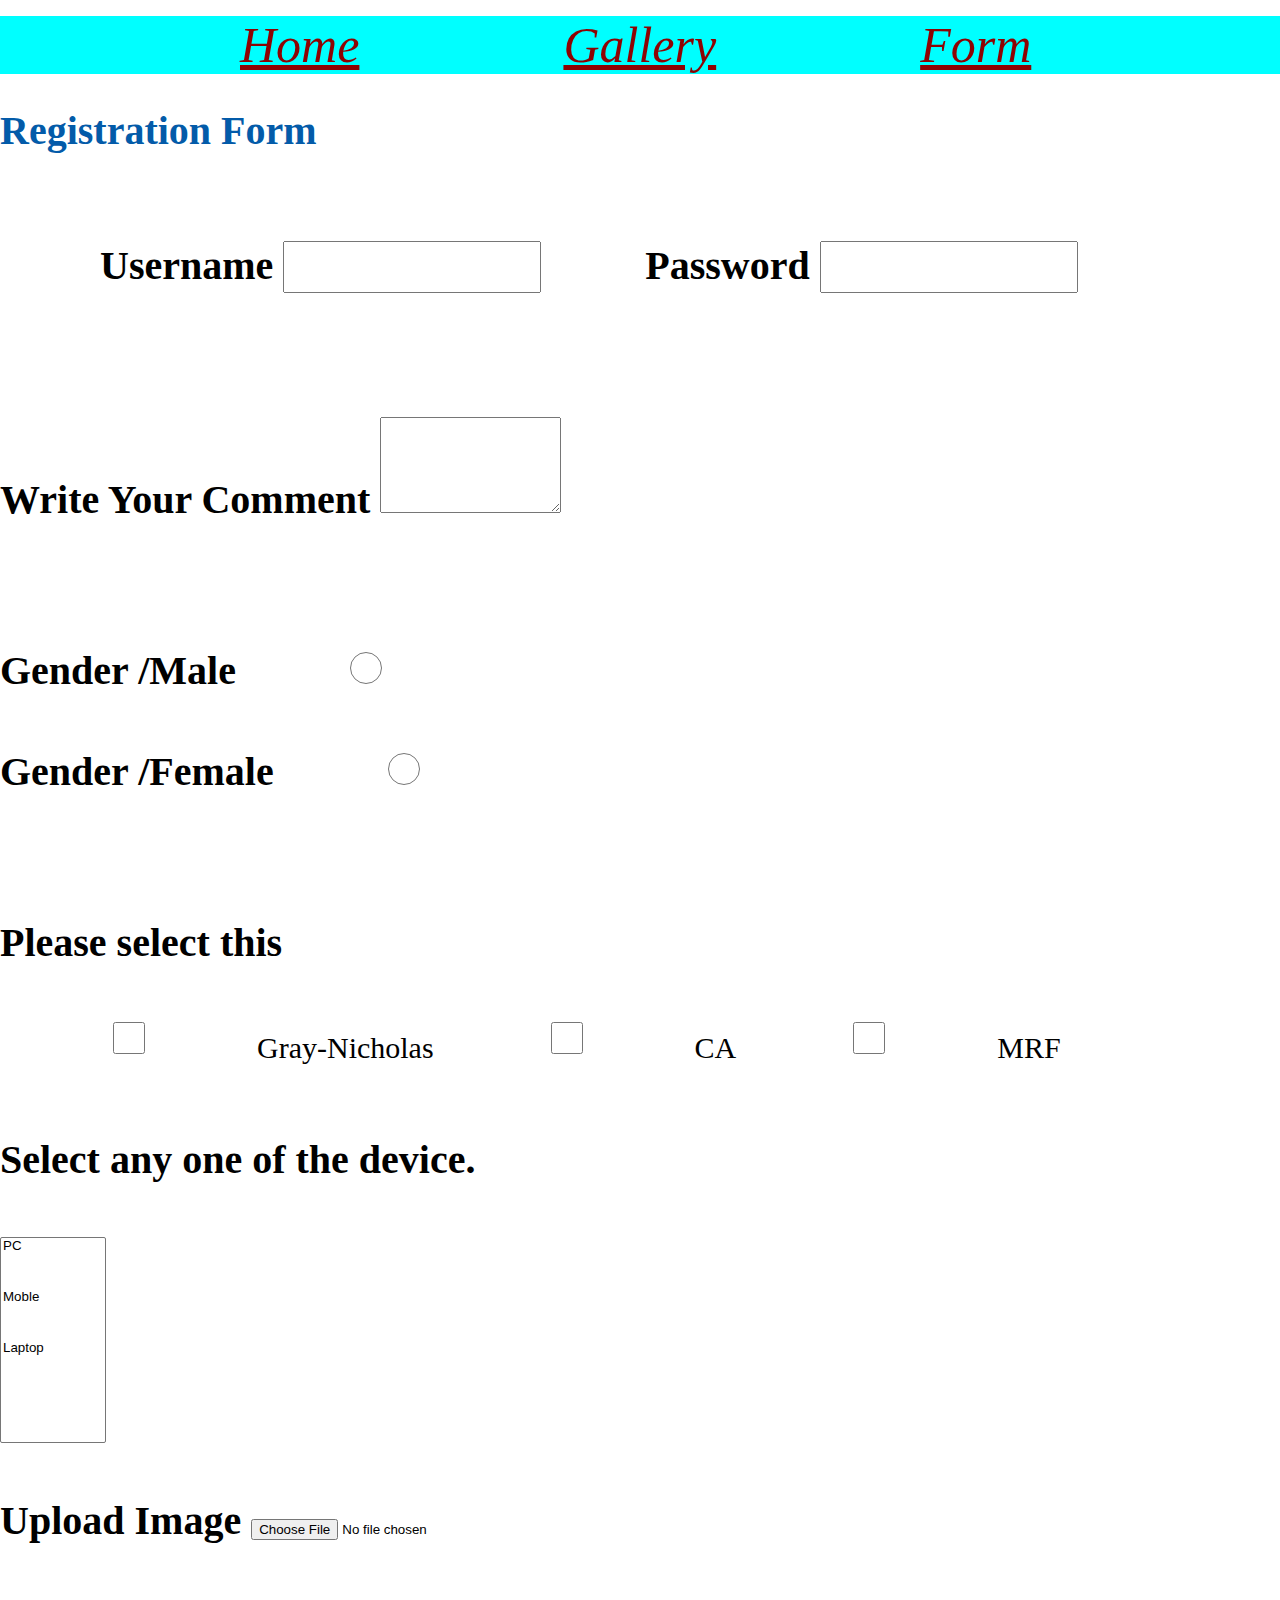
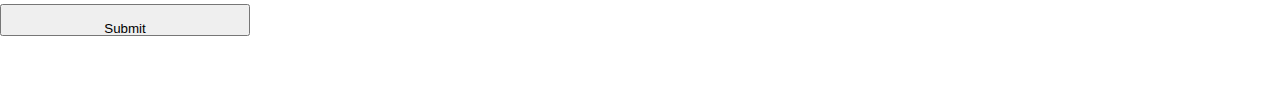
<file: Sylani/form.html>
<!DOCTYPE html>
<html lang="en">
  <head>
    <meta charset="UTF-8" />
    <meta name="viewport" content="width=device-width, initial-scale=1.0" />
    <title>Document</title>
    <link rel="stylesheet" href="style.css" />
  </head>
  <body class="marg">
    <div class="topbar">
      <ul id="">
        <a href="index.html">Home</a>
        <a href="gallery.html">Gallery</a>
        <a href="form.html">Form</a>
      </ul>
    </div>

    <div class="i1">
      <h2>Registration Form</h2>
      <form>
        <div class="p2">
          <h4>Username <input type="text" name="Username" /></h4>
        </div>
        <div class="p2">
          <h4>
            Password
            <input required type="text" name="Password" maxlength="5" />
          </h4>
        </div>
        <br />
        <br />
        <h4>
          Write Your Comment <textarea name="" cols="20" rows="6"></textarea>
        </h4>
        <br />
        <h4>Gender /Male<input type="radio" name="gender" value="male" /></h4>
        <h4>
          Gender /Female<input type="radio" name="gender" value="female" />
        </h4>
        <br />
        <h4>Please select this</h4>
        <input type="checkbox" name="bats" value="gray" /><sub
          >Gray-Nicholas</sub
        >
        <input type="checkbox" name="bats" value="ca" /><sub>CA</sub>
        <input type="checkbox" name="bats" value="mrf" /><sub>MRF</sub>
        <br />
        <br />
        <h4>Select any one of the device.</h4>
        <select name="devices" multiple>
          <option value="pc">PC</option>
          <option value="mobile">Moble</option>
          <option value="laptop">Laptop</option>
        </select>
        <h4>Upload Image <input type="file" name="user_img" /></h4>
        <input type="submit" name="submit" />
        <br /><br />
        <br /><br />
        <br />
      </form>
    </div>
  </body>
</html>
</file>
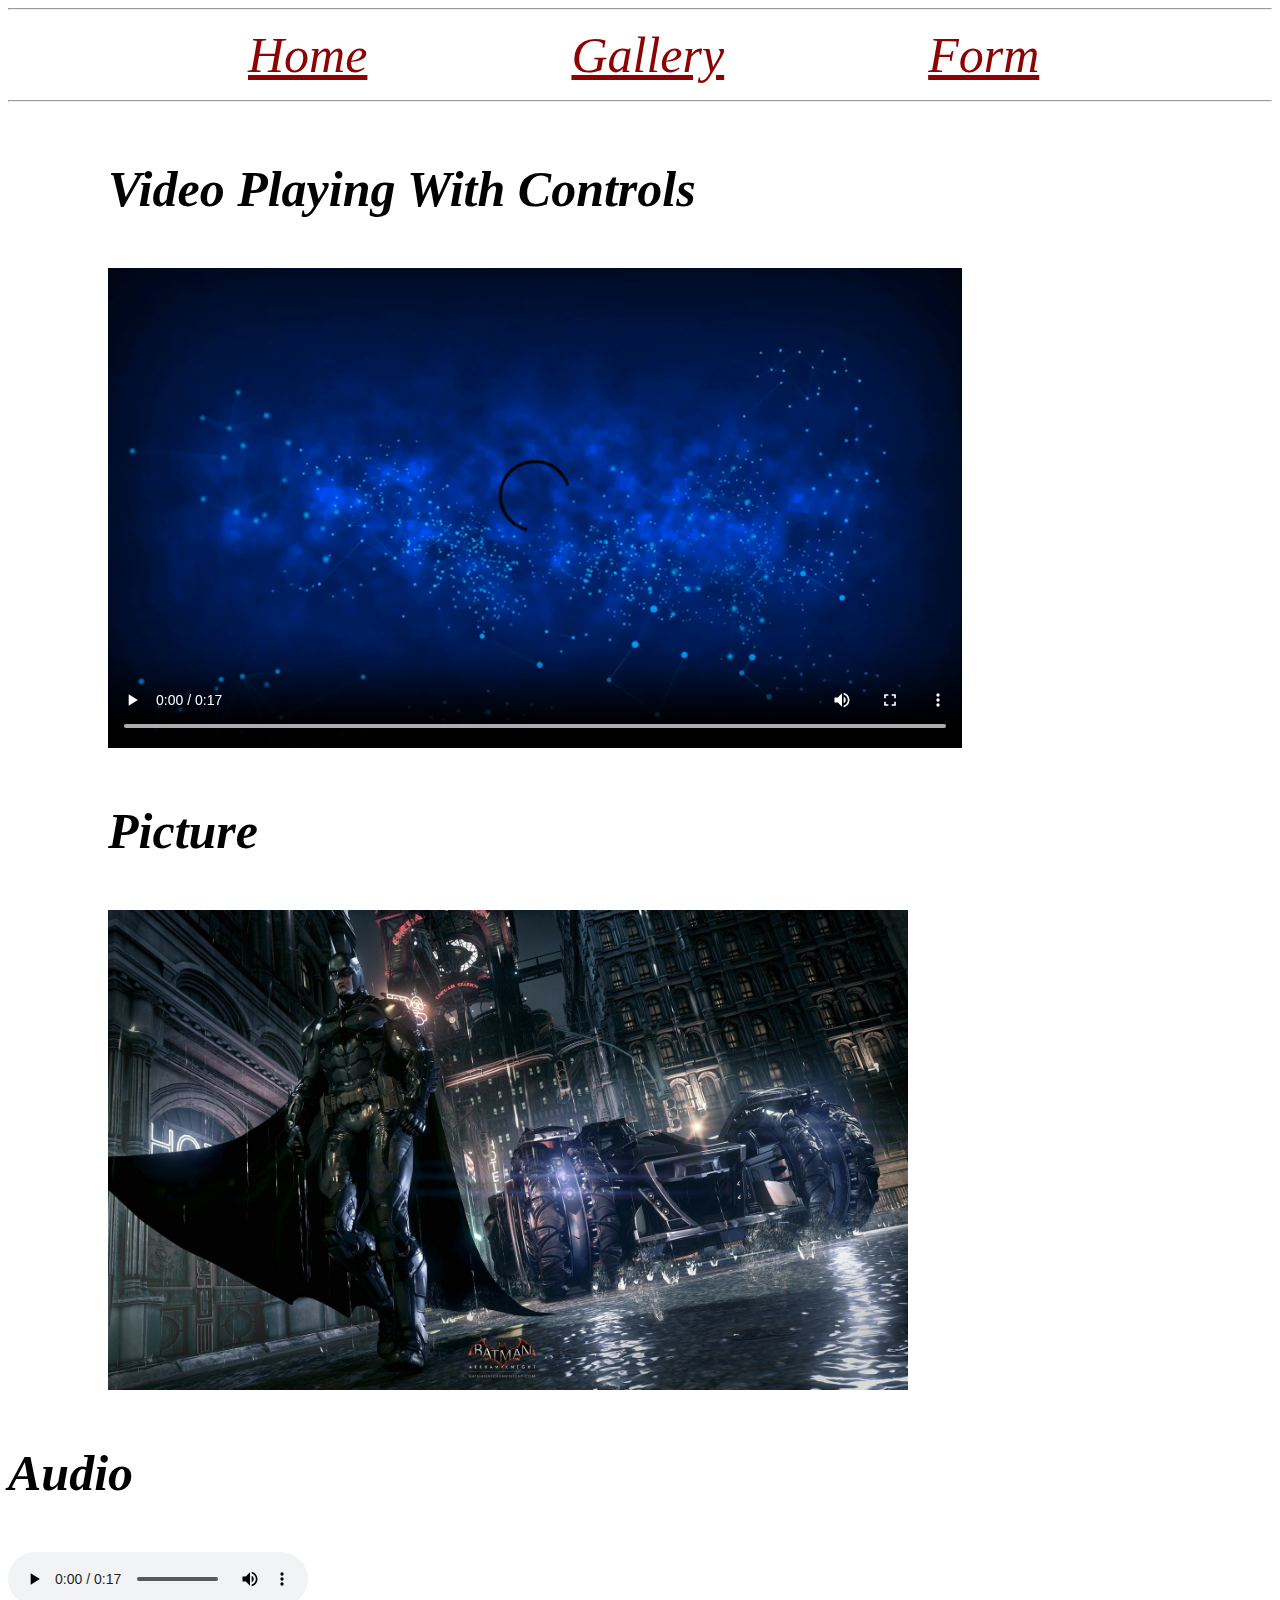
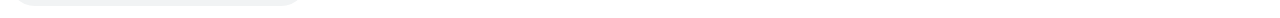
<file: Sylani/gallery.html>
<!DOCTYPE html>
<html lang="en">
  <head>
    <meta charset="UTF-8" />
    <meta name="viewport" content="width=device-width, initial-scale=1.0" />
    <title>Document</title>
    <link rel="stylesheet" href="style.css" />
  </head>
  <body>
    <hr />
    <ul id="navbar">
      <a href="index.html">Home</a>
      <a href="gallery.html">Gallery</a>
      <a href="form.html">Form</a>
    </ul>
    <hr />
    <div class="p2">
      <h3>Video Playing With Controls</h3>
      <video loop controls src="vid/loop_technology.mp4">
        Video about technology
      </video>
    </div>
    <div class="p2">
      <h3>Picture</h3>
      <img
        width="800px"
        height="480px"
        src="pics/batman.jpg"
        alt="Picture of Batmna"
      />
    </div>
    <h3>Audio</h3>
    <audio loop controls src="audio/audio.mp3">Audio of coding</audio>
  </body>
</html>
</file>
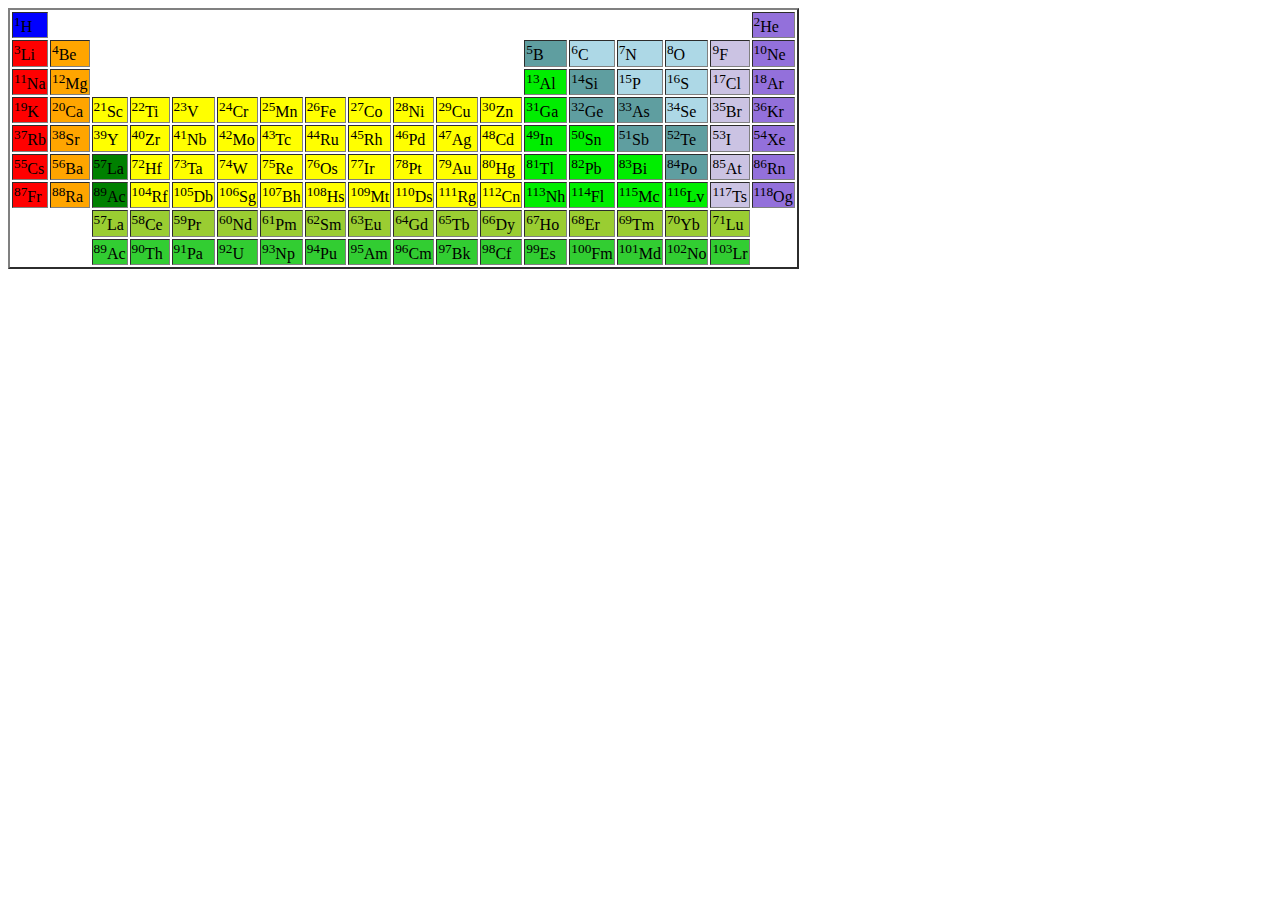
<file: Sylani/table.html>
<!DOCTYPE html>
<html>
  <head>
    <title>Periodic Table</title>
  </head>
  <body>
    <table border="2">
      <tr>
        <td bgcolor="blue"><sup>1</sup>H</td>
        <td colspan="16" style="visibility: hidden"></td>
        <td bgcolor="#9370DB"><sup>2</sup>He</td>
      </tr>
      <tr>
        <td bgcolor="red"><sup>3</sup>Li</td>
        <td bgcolor="orange"><sup>4</sup>Be</td>
        <td colspan="10" style="visibility: hidden"></td>
        <td bgcolor="#5F9EA0"><sup>5</sup>B</td>
        <td bgcolor="	#ADD8E6"><sup>6</sup>C</td>
        <td bgcolor="	#ADD8E6"><sup>7</sup>N</td>
        <td bgcolor="	#ADD8E6"><sup>8</sup>O</td>
        <td bgcolor="	#CBC3E3"><sup>9</sup>F</td>
        <td bgcolor="#9370DB"><sup>10</sup>Ne</td>
      </tr>
      <tr>
        <td bgcolor="red"><sup>11</sup>Na</td>
        <td bgcolor="orange"><sup>12</sup>Mg</td>
        <td colspan="10" style="visibility: hidden"></td>
        <td bgcolor="#green"><sup>13</sup>Al</td>
        <td bgcolor="#5F9EA0"><sup>14</sup>Si</td>
        <td bgcolor="	#ADD8E6"><sup>15</sup>P</td>
        <td bgcolor="	#ADD8E6"><sup>16</sup>S</td>
        <td bgcolor="	#CBC3E3"><sup>17</sup>Cl</td>
        <td bgcolor="#9370DB"><sup>18</sup>Ar</td>
      </tr>
      <tr>
        <td bgcolor="red"><sup>19</sup>K</td>
        <td bgcolor="orange"><sup>20</sup>Ca</td>
        <td bgcolor="yellow"><sup>21</sup>Sc</td>
        <td bgcolor="yellow"><sup>22</sup>Ti</td>
        <td bgcolor="yellow"><sup>23</sup>V</td>
        <td bgcolor="yellow"><sup>24</sup>Cr</td>
        <td bgcolor="yellow"><sup>25</sup>Mn</td>
        <td bgcolor="yellow"><sup>26</sup>Fe</td>
        <td bgcolor="yellow"><sup>27</sup>Co</td>
        <td bgcolor="yellow"><sup>28</sup>Ni</td>
        <td bgcolor="yellow"><sup>29</sup>Cu</td>
        <td bgcolor="yellow"><sup>30</sup>Zn</td>
        <td bgcolor="#green"><sup>31</sup>Ga</td>
        <td bgcolor="#5F9EA0"><sup>32</sup>Ge</td>
        <td bgcolor="#5F9EA0"><sup>33</sup>As</td>
        <td bgcolor="	#ADD8E6"><sup>34</sup>Se</td>
        <td bgcolor="	#CBC3E3"><sup>35</sup>Br</td>
        <td bgcolor="#9370DB"><sup>36</sup>Kr</td>
      </tr>
      <tr>
        <td bgcolor="red"><sup>37</sup>Rb</td>
        <td bgcolor="orange"><sup>38</sup>Sr</td>
        <td bgcolor="yellow"><sup>39</sup>Y</td>
        <td bgcolor="yellow"><sup>40</sup>Zr</td>
        <td bgcolor="yellow"><sup>41</sup>Nb</td>
        <td bgcolor="yellow"><sup>42</sup>Mo</td>
        <td bgcolor="yellow"><sup>43</sup>Tc</td>
        <td bgcolor="yellow"><sup>44</sup>Ru</td>
        <td bgcolor="yellow"><sup>45</sup>Rh</td>
        <td bgcolor="yellow"><sup>46</sup>Pd</td>
        <td bgcolor="yellow"><sup>47</sup>Ag</td>
        <td bgcolor="yellow"><sup>48</sup>Cd</td>
        <td bgcolor="#green"><sup>49</sup>In</td>
        <td bgcolor="#green"><sup>50</sup>Sn</td>
        <td bgcolor="#5F9EA0"><sup>51</sup>Sb</td>
        <td bgcolor="#5F9EA0"><sup>52</sup>Te</td>
        <td bgcolor="	#CBC3E3"><sup>53</sup>I</td>
        <td bgcolor="#9370DB"><sup>54</sup>Xe</td>
      </tr>
      <tr>
        <td bgcolor="red"><sup>55</sup>Cs</td>
        <td bgcolor="orange"><sup>56</sup>Ba</td>
        <td bgcolor="green"><sup>57</sup>La</td>
        <td bgcolor="yellow"><sup>72</sup>Hf</td>
        <td bgcolor="yellow"><sup>73</sup>Ta</td>
        <td bgcolor="yellow"><sup>74</sup>W</td>
        <td bgcolor="yellow"><sup>75</sup>Re</td>
        <td bgcolor="yellow"><sup>76</sup>Os</td>
        <td bgcolor="yellow"><sup>77</sup>Ir</td>
        <td bgcolor="yellow"><sup>78</sup>Pt</td>
        <td bgcolor="yellow"><sup>79</sup>Au</td>
        <td bgcolor="yellow"><sup>80</sup>Hg</td>
        <td bgcolor="#green"><sup>81</sup>Tl</td>
        <td bgcolor="#green"><sup>82</sup>Pb</td>
        <td bgcolor="#green"><sup>83</sup>Bi</td>
        <td bgcolor="#5F9EA0"><sup>84</sup>Po</td>
        <td bgcolor="	#CBC3E3"><sup>85</sup>At</td>
        <td bgcolor="#9370DB"><sup>86</sup>Rn</td>
      </tr>
      <tr>
        <td bgcolor="red"><sup>87</sup>Fr</td>
        <td bgcolor="orange"><sup>88</sup>Ra</td>
        <td bgcolor="green"><sup>89</sup>Ac</td>
        <td bgcolor="yellow"><sup>104</sup>Rf</td>
        <td bgcolor="yellow"><sup>105</sup>Db</td>
        <td bgcolor="yellow"><sup>106</sup>Sg</td>
        <td bgcolor="yellow"><sup>107</sup>Bh</td>
        <td bgcolor="yellow"><sup>108</sup>Hs</td>
        <td bgcolor="yellow"><sup>109</sup>Mt</td>
        <td bgcolor="yellow"><sup>110</sup>Ds</td>
        <td bgcolor="yellow"><sup>111</sup>Rg</td>
        <td bgcolor="yellow"><sup>112</sup>Cn</td>
        <td bgcolor="#green"><sup>113</sup>Nh</td>
        <td bgcolor="#green"><sup>114</sup>Fl</td>
        <td bgcolor="#green"><sup>115</sup>Mc</td>
        <td bgcolor="#green"><sup>116</sup>Lv</td>
        <td bgcolor="	#CBC3E3"><sup>117</sup>Ts</td>
        <td bgcolor="#9370DB"><sup>118</sup>Og</td>
      </tr>
      <tr>
        <td style="visibility: hidden;" colspan="2"></td>
        <td bgcolor="#9ACD32"><sup>57</sup>La</td>
        <td bgcolor="#9ACD32"><sup>58</sup>Ce</td>
        <td bgcolor="#9ACD32"><sup>59</sup>Pr</td>
        <td bgcolor="#9ACD32"><sup>60</sup>Nd</td>
        <td bgcolor="#9ACD32"><sup>61</sup>Pm</td>
        <td bgcolor="#9ACD32"><sup>62</sup>Sm</td>
        <td bgcolor="#9ACD32"><sup>63</sup>Eu</td>
        <td bgcolor="#9ACD32"><sup>64</sup>Gd</td>
        <td bgcolor="#9ACD32"><sup>65</sup>Tb</td>
        <td bgcolor="#9ACD32"><sup>66</sup>Dy</td>
        <td bgcolor="#9ACD32"><sup>67</sup>Ho</td>
        <td bgcolor="#9ACD32"><sup>68</sup>Er</td>
        <td bgcolor="#9ACD32"><sup>69</sup>Tm</td>
        <td bgcolor="#9ACD32"><sup>70</sup>Yb</td>
        <td bgcolor="#9ACD32"><sup>71</sup>Lu</td>
      </tr>
      <tr>
        <td style="visibility: hidden;" colspan="2"></td>
        <td bgcolor="#32CD32"><sup>89</sup>Ac</td>
        <td bgcolor="#32CD32"><sup>90</sup>Th</td>
        <td bgcolor="#32CD32"><sup>91</sup>Pa</td>
        <td bgcolor="#32CD32"><sup>92</sup>U</td>
        <td bgcolor="#32CD32"><sup>93</sup>Np</td>
        <td bgcolor="#32CD32"><sup>94</sup>Pu</td>
        <td bgcolor="#32CD32"><sup>95</sup>Am</td>
        <td bgcolor="#32CD32"><sup>96</sup>Cm</td>
        <td bgcolor="#32CD32"><sup>97</sup>Bk</td>
        <td bgcolor="#32CD32"><sup>98</sup>Cf</td>
        <td bgcolor="#32CD32"><sup>99</sup>Es</td>
        <td bgcolor="#32CD32"><sup>100</sup>Fm</td>
        <td bgcolor="#32CD32"><sup>101</sup>Md</td>
        <td bgcolor="#32CD32"><sup>102</sup>No</td>
        <td bgcolor="#32CD32"><sup>103</sup>Lr</td>
      </tr>
  </body>
</html>
</file>
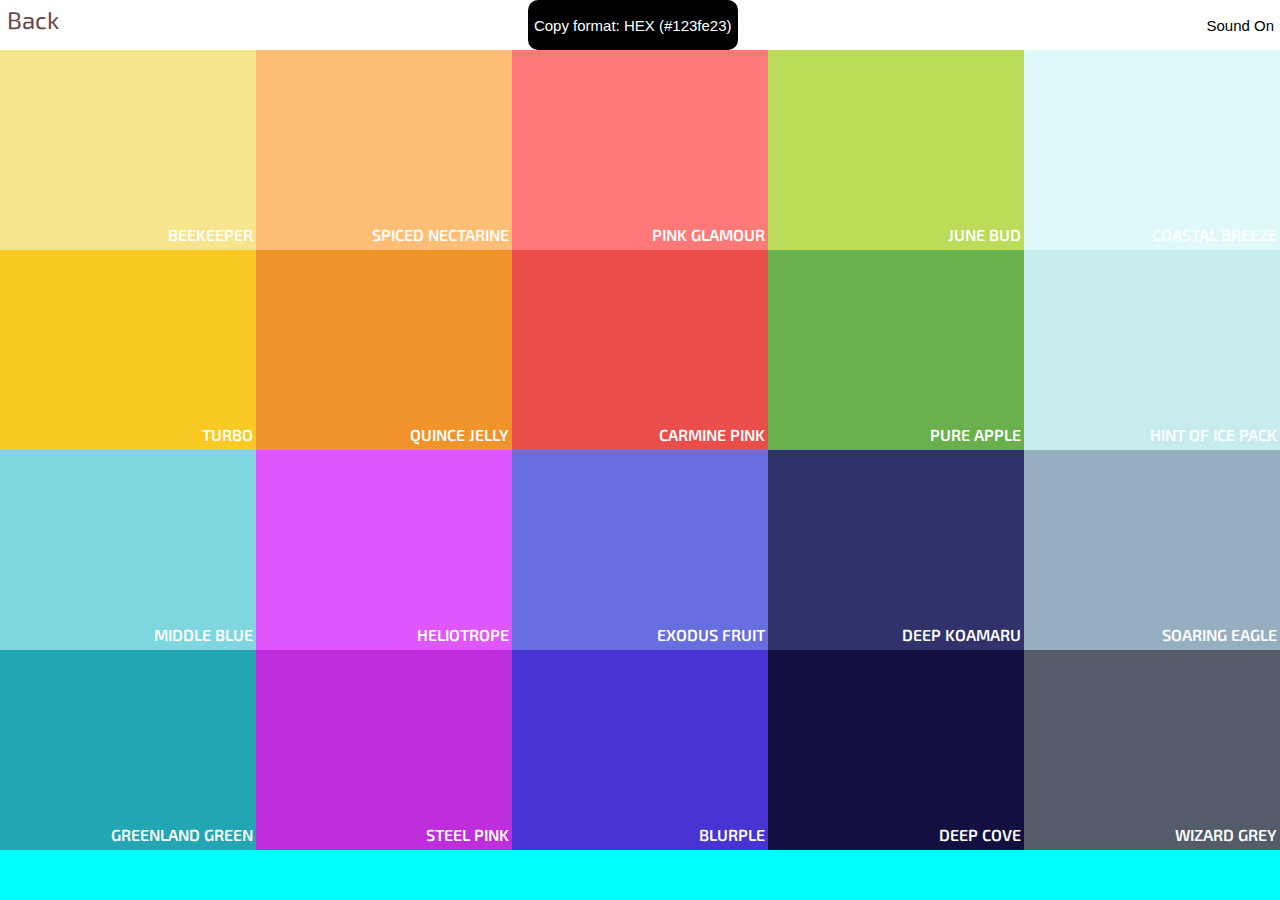
<file: color_pallete/aussies-pallete/box1.html>
<!DOCTYPE html>
<html lang="en">
  <head>
    <meta charset="UTF-8" />
    <meta name="viewport" content="width=device-width, initial-scale=1.0" />
    <title>Aussie Color-Pallete</title>
    <link rel="preconnect" href="https://fonts.googleapis.com" />
    <link rel="preconnect" href="https://fonts.gstatic.com" crossorigin />
    <link
      href="https://fonts.googleapis.com/css2?family=Exo+2:ital,wght@0,100..900;1,100..900&display=swap"
      rel="stylesheet"
    />
    <link
      rel="stylesheet"
      href="https://cdnjs.cloudflare.com/ajax/libs/font-awesome/6.6.0/css/all.min.css"
      integrity="sha512-Kc323vGBEqzTmouAECnVceyQqyqdsSiqLQISBL29aUW4U/M7pSPA/gEUZQqv1cwx4OnYxTxve5UMg5GT6L4JJg=="
      crossorigin="anonymous"
      referrerpolicy="no-referrer"
    />

    <link rel="stylesheet" href="style-box1.css" />
  </head>
  <body>
    <div class="main-container">
      <header>
        <a href="../index.html"><i class="fa-solid fa-arrow-left"></i>Back</a>
        <button style="color: white; background-color: black">
          Copy format: HEX (#123fe23)
        </button>
        <button>Sound On <i class="fa-solid fa-volume-high"></i></button>
      </header>
      <div class="card-container">
        <div class="card1" style="background-color: #f6e58d">
          <p>BEEKEEPER</p>
        </div>
        <div class="card1" style="background-color: #ffbe76">
          <p>Spiced Nectarine</p>
        </div>
        <div class="card1" style="background-color: #ff7979">
          <p>Pink Glamour</p>
        </div>
        <div class="card1" style="background-color: #badc58">
          <p>June Bud</p>
        </div>
        <div class="card1" style="background-color: #dff9fb">
          <p>Coastal Breeze</p>
        </div>
        <div class="card1" style="background-color: #f9ca24">
          <p>Turbo</p>
        </div>
        <div class="card1" style="background-color: #f0932b">
          <p>Quince Jelly</p>
        </div>
        <div class="card1" style="background-color: #eb4d4b">
          <p>Carmine Pink</p>
        </div>
        <div class="card1" style="background-color: #6ab04c">
          <p>Pure Apple</p>
        </div>
        <div class="card1" style="background-color: #c7ecee">
          <p>Hint of Ice Pack</p>
        </div>
        <div class="card1" style="background-color: #7ed6df">
          <p>Middle Blue</p>
        </div>
        <div class="card1" style="background-color: #e056fd">
          <p>Heliotrope</p>
        </div>
        <div class="card1" style="background-color: #686de0">
          <p>Exodus Fruit</p>
        </div>
        <div class="card1" style="background-color: #30336b">
          <p>Deep Koamaru</p>
        </div>
        <div class="card1" style="background-color: #95afc0">
          <p>Soaring Eagle</p>
        </div>
        <div class="card1" style="background-color: #22a6b3">
          <p>Greenland Green</p>
        </div>
        <div class="card1" style="background-color: #be2edd">
          <p>Steel Pink</p>
        </div>
        <div class="card1" style="background-color: #4834d4">
          <p>Blurple</p>
        </div>
        <div class="card1" style="background-color: #130f40">
          <p>Deep Cove</p>
        </div>
        <div class="card1" style="background-color: #535c68">
          <p>Wizard Grey</p>
        </div>
      </div>
    </div>
  </body>
</html>
</file>
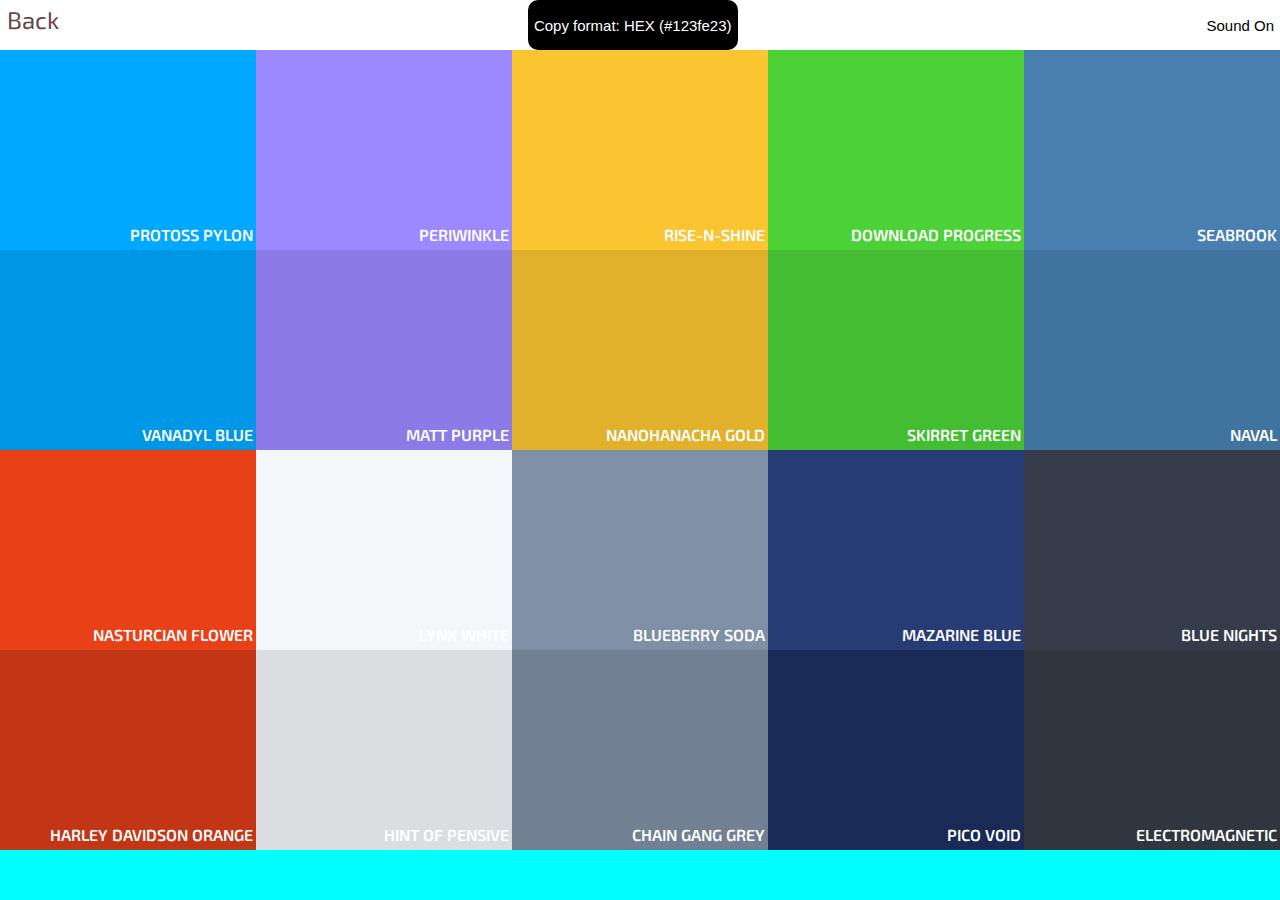
<file: color_pallete/brithish-pallete/brithish.html>
<!DOCTYPE html>
<html lang="en">
  <head>
    <meta charset="UTF-8" />
    <meta name="viewport" content="width=device-width, initial-scale=1.0" />
    <title>Brithish Color-Pallete</title>
    <link rel="preconnect" href="https://fonts.googleapis.com" />
    <link rel="preconnect" href="https://fonts.gstatic.com" crossorigin />
    <link
      href="https://fonts.googleapis.com/css2?family=Exo+2:ital,wght@0,100..900;1,100..900&display=swap"
      rel="stylesheet"
    />
    <link
      rel="stylesheet"
      href="https://cdnjs.cloudflare.com/ajax/libs/font-awesome/6.6.0/css/all.min.css"
      integrity="sha512-Kc323vGBEqzTmouAECnVceyQqyqdsSiqLQISBL29aUW4U/M7pSPA/gEUZQqv1cwx4OnYxTxve5UMg5GT6L4JJg=="
      crossorigin="anonymous"
      referrerpolicy="no-referrer"
    />

    <link rel="stylesheet" href="brithish.css" />
  </head>
  <body>
    <div class="main-container">
      <header>
        <a href="../index.html"><i class="fa-solid fa-arrow-left"></i>Back</a>
        <button style="color: white; background-color: black">
          Copy format: HEX (#123fe23)
        </button>
        <button>Sound On <i class="fa-solid fa-volume-high"></i></button>
      </header>
      <div class="card-container">
        <div class="card1" style="background-color: #00a8ff">
          <p>Protoss Pylon</p>
        </div>
        <div class="card1" style="background-color: #9c88ff">
          <p>Periwinkle</p>
        </div>
        <div class="card1" style="background-color: #fbc531">
          <p>Rise-N-Shine</p>
        </div>
        <div class="card1" style="background-color: #4cd137">
          <p>Download Progress</p>
        </div>
        <div class="card1" style="background-color: #487eb0">
          <p>Seabrook</p>
        </div>
        <div class="card1" style="background-color: #0097e6">
          <p>Vanadyl Blue</p>
        </div>
        <div class="card1" style="background-color: #8c7ae6">
          <p>Matt Purple</p>
        </div>
        <div class="card1" style="background-color: #e1b12c">
          <p>Nanohanacha Gold</p>
        </div>
        <div class="card1" style="background-color: #44bd32">
          <p>Skirret Green</p>
        </div>
        <div class="card1" style="background-color: #40739e">
          <p>Naval</p>
        </div>
        <div class="card1" style="background-color: #e84118">
          <p>Nasturcian Flower</p>
        </div>
        <div class="card1" style="background-color: #f5f6fa">
          <p>Lynx White</p>
        </div>
        <div class="card1" style="background-color: #7f8fa6">
          <p>Blueberry Soda</p>
        </div>
        <div class="card1" style="background-color: #273c75">
          <p>Mazarine Blue</p>
        </div>
        <div class="card1" style="background-color: #353b48">
          <p>Blue Nights</p>
        </div>
        <div class="card1" style="background-color: #c23616">
          <p>Harley Davidson Orange</p>
        </div>
        <div class="card1" style="background-color: #dcdde1">
          <p>Hint of Pensive</p>
        </div>
        <div class="card1" style="background-color: #718093">
          <p>Chain Gang Grey</p>
        </div>
        <div class="card1" style="background-color: #192a56">
          <p>Pico Void</p>
        </div>
        <div class="card1" style="background-color: #2f3640">
          <p>Electromagnetic</p>
        </div>
      </div>
    </div>
  </body>
</html>
</file>
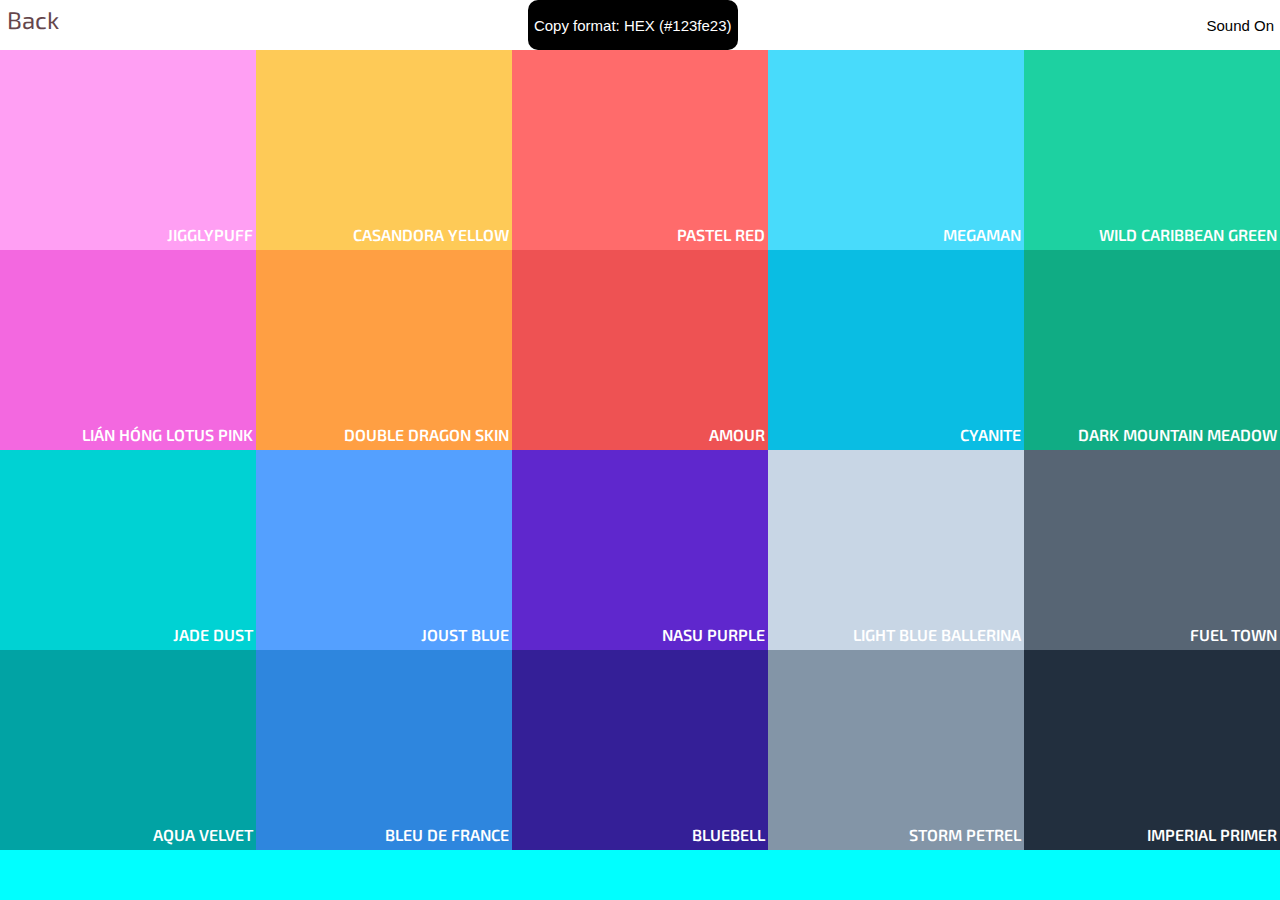
<file: color_pallete/canadian-pallete/canadian.html>
<!DOCTYPE html>
<html lang="en">
  <head>
    <meta charset="UTF-8" />
    <meta name="viewport" content="width=device-width, initial-scale=1.0" />
    <title>Canadian Color-Pallete</title>
    <link rel="preconnect" href="https://fonts.googleapis.com" />
    <link rel="preconnect" href="https://fonts.gstatic.com" crossorigin />
    <link
      href="https://fonts.googleapis.com/css2?family=Exo+2:ital,wght@0,100..900;1,100..900&display=swap"
      rel="stylesheet"
    />
    <link
      rel="stylesheet"
      href="https://cdnjs.cloudflare.com/ajax/libs/font-awesome/6.6.0/css/all.min.css"
      integrity="sha512-Kc323vGBEqzTmouAECnVceyQqyqdsSiqLQISBL29aUW4U/M7pSPA/gEUZQqv1cwx4OnYxTxve5UMg5GT6L4JJg=="
      crossorigin="anonymous"
      referrerpolicy="no-referrer"
    />

    <link rel="stylesheet" href="canadian.css" />
  </head>
  <body>
    <div class="main-container">
      <header>
        <a href="../index.html"><i class="fa-solid fa-arrow-left"></i>Back</a>
        <button style="color: white; background-color: black">
          Copy format: HEX (#123fe23)
        </button>
        <button>Sound On <i class="fa-solid fa-volume-high"></i></button>
      </header>
      <div class="card-container">
        <div class="card1" style="background-color: #ff9ff3">
          <p>Jigglypuff</p>
        </div>
        <div class="card1" style="background-color: #feca57">
          <p>Casandora Yellow</p>
        </div>
        <div class="card1" style="background-color: #ff6b6b">
          <p>Pastel Red</p>
        </div>
        <div class="card1" style="background-color: #48dbfb">
          <p>Megaman</p>
        </div>
        <div class="card1" style="background-color: #1dd1a1">
          <p>Wild Caribbean Green</p>
        </div>
        <div class="card1" style="background-color: #f368e0">
          <p>Lián Hóng Lotus Pink</p>
        </div>
        <div class="card1" style="background-color: #ff9f43">
          <p>Double Dragon Skin</p>
        </div>
        <div class="card1" style="background-color: #ee5253">
          <p>Amour</p>
        </div>
        <div class="card1" style="background-color: #0abde3">
          <p>Cyanite</p>
        </div>
        <div class="card1" style="background-color: #10ac84">
          <p>Dark Mountain Meadow</p>
        </div>
        <div class="card1" style="background-color: #00d2d3">
          <p>Jade Dust</p>
        </div>
        <div class="card1" style="background-color: #54a0ff">
          <p>Joust Blue</p>
        </div>
        <div class="card1" style="background-color: #5f27cd">
          <p>Nasu Purple</p>
        </div>
        <div class="card1" style="background-color: #c8d6e5">
          <p>Light Blue Ballerina</p>
        </div>
        <div class="card1" style="background-color: #576574">
          <p>Fuel Town</p>
        </div>
        <div class="card1" style="background-color: #01a3a4">
          <p>Aqua Velvet</p>
        </div>
        <div class="card1" style="background-color: #2e86de">
          <p>Bleu De France</p>
        </div>
        <div class="card1" style="background-color: #341f97">
          <p>Bluebell</p>
        </div>
        <div class="card1" style="background-color: #8395a7">
          <p>Storm Petrel</p>
        </div>
        <div class="card1" style="background-color: #222f3e">
          <p>Imperial Primer</p>
        </div>
      </div>
    </div>
  </body>
</html>
</file>
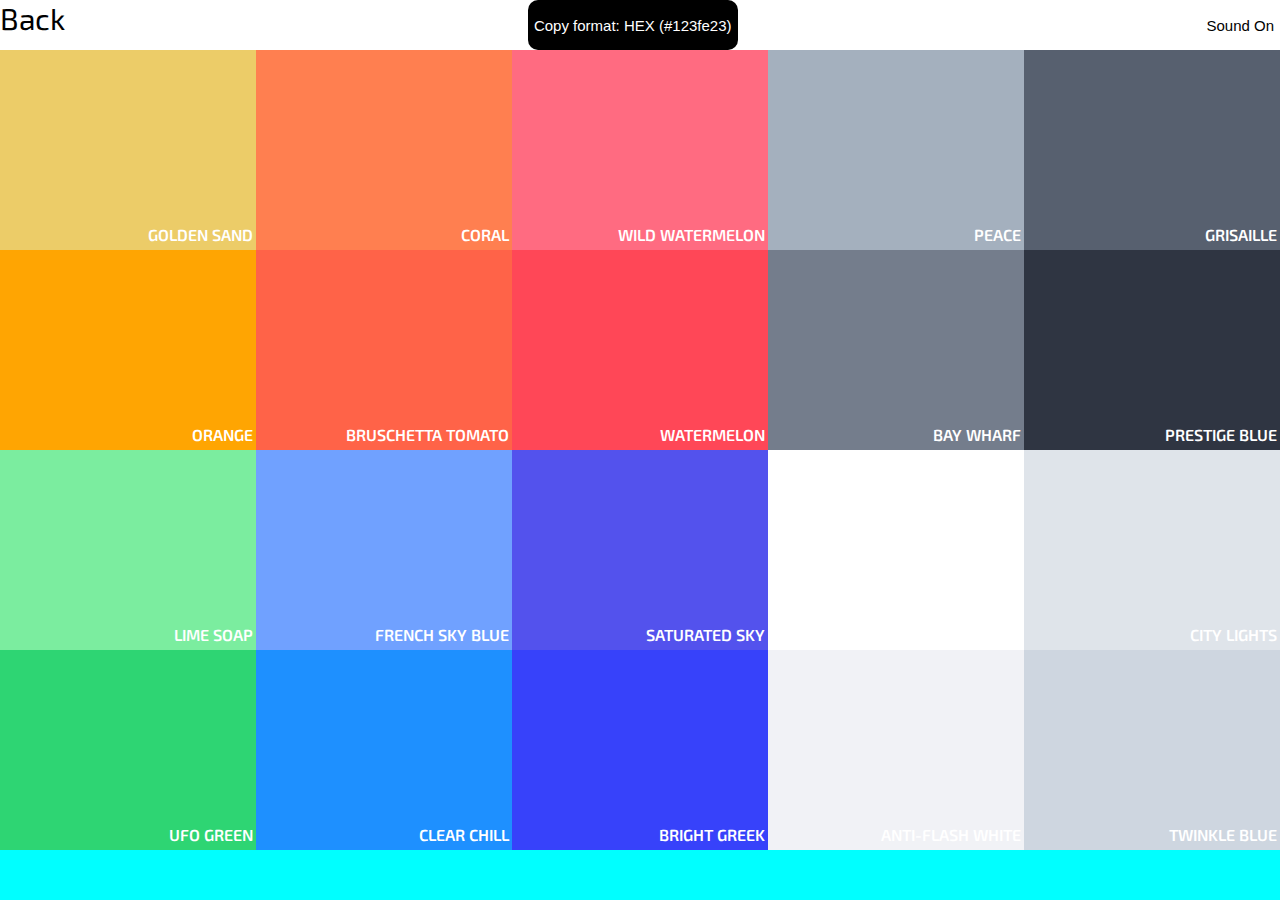
<file: color_pallete/chinese-pallete/chinese.html>
<!DOCTYPE html>
<html lang="en">
  <head>
    <meta charset="UTF-8" />
    <meta name="viewport" content="width=device-width, initial-scale=1.0" />
    <title>Chinese Color-Pallete</title>
    <link rel="preconnect" href="https://fonts.googleapis.com" />
    <link rel="preconnect" href="https://fonts.gstatic.com" crossorigin />
    <link
      href="https://fonts.googleapis.com/css2?family=Exo+2:ital,wght@0,100..900;1,100..900&display=swap"
      rel="stylesheet"
    />
    <link
      rel="stylesheet"
      href="https://cdnjs.cloudflare.com/ajax/libs/font-awesome/6.6.0/css/all.min.css"
      integrity="sha512-Kc323vGBEqzTmouAECnVceyQqyqdsSiqLQISBL29aUW4U/M7pSPA/gEUZQqv1cwx4OnYxTxve5UMg5GT6L4JJg=="
      crossorigin="anonymous"
      referrerpolicy="no-referrer"
    />

    <link rel="stylesheet" href="chinese.css" />
  </head>
  <body>
    <div class="main-container">
      <header>
        <a href="../index.html"><i class="fa-solid fa-arrow-left"></i>Back</a>
        <button style="color: white; background-color: black">
          Copy format: HEX (#123fe23)
        </button>
        <button>Sound On <i class="fa-solid fa-volume-high"></i></button>
      </header>
      <div class="card-container">
        <div class="card1" style="background-color: #eccc68">
          <p>Golden Sand</p>
        </div>
        <div class="card1" style="background-color: #ff7f50">
          <p>Coral</p>
        </div>
        <div class="card1" style="background-color: #ff6b81">
          <p>Wild Watermelon</p>
        </div>
        <div class="card1" style="background-color: #a4b0be">
          <p>Peace</p>
        </div>
        <div class="card1" style="background-color: #57606f">
          <p>Grisaille</p>
        </div>
        <div class="card1" style="background-color: #ffa502">
          <p>Orange</p>
        </div>
        <div class="card1" style="background-color: #ff6348">
          <p>Bruschetta Tomato</p>
        </div>
        <div class="card1" style="background-color: #ff4757">
          <p>Watermelon</p>
        </div>
        <div class="card1" style="background-color: #747d8c">
          <p>Bay Wharf</p>
        </div>
        <div class="card1" style="background-color: #2f3542">
          <p>Prestige Blue</p>
        </div>
        <div class="card1" style="background-color: #7bed9f">
          <p>Lime Soap</p>
        </div>
        <div class="card1" style="background-color: #70a1ff">
          <p>French Sky Blue</p>
        </div>
        <div class="card1" style="background-color: #5352ed">
          <p>Saturated Sky</p>
        </div>
        <div class="card1" style="background-color: #ffffff">
          <p>White</p>
        </div>
        <div class="card1" style="background-color: #dfe4ea">
          <p>City Lights</p>
        </div>
        <div class="card1" style="background-color: #2ed573">
          <p>UFO Green</p>
        </div>
        <div class="card1" style="background-color: #1e90ff">
          <p>Clear Chill</p>
        </div>
        <div class="card1" style="background-color: #3742fa">
          <p>Bright Greek</p>
        </div>
        <div class="card1" style="background-color: #f1f2f6">
          <p>Anti-Flash White</p>
        </div>
        <div class="card1" style="background-color: #ced6e0">
          <p>Twinkle Blue</p>
        </div>
      </div>
    </div>
  </body>
</html>
</file>
<file: style.css>
@import url('https://fonts.googleapis.com/css2?family=Edu+AU+VIC+WA+NT+Hand:wght@400..700&family=Exo+2:ital,wght@0,100..900;1,100..900&display=swap');


*{
    margin: 0px;
    padding: 0px;
     font-family: "Edu AU VIC WA NT Hand", cursive;
} 

.right-bar-list-item{
    margin-right: 20px;
    text-decoration: none;
    color: black;
    font-size: 23px;
    text-transform: uppercase;
}

.right-bar-list-item:hover{
    font-size: 23px;
    text-decoration:line-through;
     color: green;
}

.dropdown{
    display: none;
}

.mid-container{
    background-color: aqua;
}

.card-size{
    width: 33rem;
}



/* Query stuf her */

@media (max-width:1081px) {
    .card-size{
        width: 27rem;
    }
}

@media (max-width:890px) {
    .right-bar-list-item{
        font-size: 15px;
    }
    .left-bar-h1{
        font-size: 20px;
    }
    .card-size{
        width: 20rem;
    }
}

@media (max-width:668px) {
    .card-size{
        width: 40rem;
    }
}

@media (max-width:470px) {
    .right-bar-list-item{
        display: none;
    }

    .dropdown{
        display: block;
    }

}
</file>
<file: Apple_Web/style.css>
.navbar{
    display: flex;
    box-shadow: -42px 13px 36px -17px rgba(0, 0, 0, 0.5);
    position: fixed;
    width: 100%;
    height: 100px;
    z-index: 1000;
    top: 0%;
}


.logo_img{
    position: absolute;
    margin-left: 169px;
    margin-top: 11px;
    
    height: 90px;
    width: 40px;
}

.logo_img img{
    height: 60px;
}

.nav_items{
    display: flex;
   
    width: 200px;
    position: absolute;
    margin-left: 300px;
    margin-top: 25px;
}

.nav_items a{
    
    font-family: "Work Sans", sans-serif;
    font-size: 20px;
    color: black;
    font-weight:600;
    text-decoration: none;
    padding-left: 40px;
}

.nav_search_cart{
    position: absolute;
    margin-left: 1544px;
    margin-top: 21px;
}

.fa-magnifying-glass{
    color: rgb(0, 0, 0);
    font-size: 30px;
    
}

.fa-bag-shopping{
    color: rgb(13, 13, 14);
    font-size: 30px;
    padding-left: 40px;
}

.intro_div{
        
    background-image: url(pics/Screenshot\ 2024-07-22\ 212806.png);
    padding: 100px;
    margin-top: 20px;
    padding-left: 1784px;
    padding-top: 530px;
    position: absolute;
    top: 100px;
     background-color: yellow;
}

.intro_div button{
    background-color: rgb(253, 255, 255);
    font-size: 24px;
    font-family: "Work Sans", sans-serif;
    color: rgb(0, 174, 255);
    position: absolute;
    margin-left: -876px;
    margin-top: 32px;
    border-radius: 44px;
    padding: 10px;
}

.intro_div button:hover{
    background-color: rgb(45, 132, 186);
    color: aliceblue;
}

.macbook_lap{
    position: absolute;
    margin-top: 758px;
    padding: 100px;
    padding-right: 1777px;
    padding-top: 558px;
    background-image: url(pics/laptops.png);
    background-color: blanchedalmond;
}

.macbook_lap button{
    margin-right: 100px;
    background-color: rgb(253, 255, 255);
    font-size: 24px;
    font-family: "Work Sans", sans-serif;
    color: rgb(218, 228, 233);
    background-color: rgb(0, 174, 255)    ;
    position: absolute;
    margin-left: 730px;
    margin-top: -387px;
    border-radius: 44px;
    padding: 7px;
}

.macbook_lap a{
    text-decoration: none;
    background-color: rgb(241, 227, 227);
    font-size: 30px;
    font-family: "Work Sans", sans-serif;
    color: rgb(0, 174, 255);
    
    position: absolute;
    margin-left: 886px; 
    margin-top: -393px;
    border-radius: 33px;
    padding: 12px;
}

.macbook_lap a:hover{
    background-color: rgb(45, 132, 186);
    color: aliceblue;
}

.macbook_lap button:hover{
    background-color: rgb(218, 231, 243);
     color: rgb(0, 174, 255);;
}

.iphone_iphone{
    position: absolute;
    margin-top: 1428px;
    padding: 100px;
    padding-right: 1776px;
    padding-top: 531px;
    background-color: blanchedalmond;
    background-image: url(pics/iphone_x_iphone.png);
}

.iphone_iphone button{
    margin-right: 100px;
    font-size: 24px;
    font-family: "Work Sans", sans-serif;
    background-color: rgb(45, 132, 186);
    color: aliceblue;
    position: absolute;
    margin-left: 692px;
    margin-top: -330px;
    border-radius: 44px;
    padding: 7px;
}

.iphone_iphone button:hover{
    background-color: azure;
    color: rgb(0, 174, 255);
    
}

.iphone_iphone a{
    text-decoration: none;
    background-color: rgb(245 238 238);
    font-size: 20px;
    font-family: "Work Sans", sans-serif;
    color: rgb(0, 174, 255);
    position: absolute;
    margin-left: 844px;
    margin-top: -331px;
    border-radius: 33px;
    padding: 11px;
}

.iphone_iphone a:hover{
    background-color: rgb(45, 132, 186);
    color: aliceblue;
}




.out_of_office{
    background-image: url(pics/out_of_office.png);
    position: absolute;
    margin-top: 2073px;
    padding: 100px;
    padding-right: 835px;
    padding-top: 457px;
    background-color: blanchedalmond;
}

.out_of_office button{
    font-size: 20px;
    font-family: "Work Sans", sans-serif;
    background-color: rgb(45, 132, 186);
    color: aliceblue;
    position: absolute;
    margin-left: 225px;
    margin-top: -318px;
    border-radius: 44px;
    padding: 8px;
}

.out_of_office button:hover{
    color:  rgb(45, 132, 186);
    background-color: aliceblue;
}

.out_of_office a{
    text-decoration: none;
    font-size: 20px;
    font-family: "Work Sans", sans-serif;
    background-color: #d95050;
    color: aliceblue;
    position: absolute;
    margin-left: 362px;
    margin-top: -316px;
    border-radius: 44px;
    padding: 8px;
}

.out_of_office a:hover{
    background-color: aliceblue;
    color: #d95050 ;
}


.apple_intelligence{
    background-image: url(pics/apple_intelligence.png);
    position: absolute;
    margin-left: 942px;
    margin-top: 2073px;
    padding: 100px;
    padding-right: 827px ;
    padding-top: 455px;
}

.apple_intelligence button{
    font-size: 20px;
    font-family: "Work Sans", sans-serif;
    background-color: rgb(45, 132, 186);
    color: aliceblue;
    position: absolute;
    margin-left: 225px;
    margin-top: -290px;
    border-radius: 44px;
    padding: 8px;
}

.apple_intelligence button:hover{
    background-color: aliceblue;
    color: rgb(45, 132, 186);
}

.apple_intelligence a{
    text-decoration: none;
    font-size: 23px;
    font-family: "Work Sans", sans-serif;
    background-color: rgb(247, 248, 249);
    color: rgb(45, 132, 186);
    position: absolute;
    margin-left: 355px;
    margin-top: -291px;
    border-radius: 44px;
    padding: 10px;
}

.apple_intelligence a:hover{
    background-color: rgb(45, 132, 186);
    color: rgb(247, 248, 249);
}


/*sliders*/

.sliders {
    margin-top: 2645px;
    height: 600px;
    width: 100%;
    }
  
  .carousel-item img {
    height: 600px;
    width: 100%;
    object-fit: cover;
  }
  
  .carousel-caption {
    background-color: rgba(0, 0, 0, 0.5);
    padding: 10px;
  }
  
  .carousel-btn {
    display: inline-block;
    padding: 10px 20px;
    font-size: 16px;
    color: black;
    background-color: #ffffff;
    border-radius: 24px;
    text-align: center;
    text-decoration: none;
    cursor: pointer;
    transition: background-color 0.3s, color 0.3s;
  }

  /*footer*/

  .footer-items {
    display: flex;
    justify-content: center;
    padding-left: 70px;
  }

  
  
  .footer-firsr-column,
  .footer-second-column,
  .footer-third-column,
  .footer-fourth-column,
  .footer-fifth-column {
    display: flex;
    flex-direction: column;
    margin: 20px;
  }
  
  .footer-firsr-column a,
  .footer-second-column a,
  .footer-third-column a,
  .footer-fourth-column a,
  .footer-fifth-column a {
    margin: 2px;
    color: black;
    text-decoration: none;
  }
  
  /*media query*/

  @media (max-width: 768px) {
    .navbar{
      flex-direction: column;
      align-items: flex-start;
    }
  
    .nav_items {
      
      visibility: hidden;
    }
  
    .nav_search_cart {
        display: flex;
        width: 100%;
        justify-content: space-around;
    }
     
    .sliders{
        visibility: hidden;
    }
    
    .footer-items div {
        margin-top: -500px;
        margin-left: 300px;
      width: 5%;
    }
    
  }
  
  @media (max-width: 600px) {
           
    .intro_div,
    .macbook_lap,
    .iphone_iphone,
    .out_of_office,
    .apple_intelligence div{
      width: 100px;
    }

    

    .sliders{
        visibility: hidden;
    }
  
    .carousel-caption {
      display: none;
    }
  
    .footer-items {
      flex-direction: row;
      justify-content: center;
    }
  
    .footer-items div {
        margin-top: -500px;
        margin-left: 300px;
      width: 5%;
    }
  }
</file>
<file: color_pallete/index.css>
body{
    padding: 0px;
    margin: 0px;
    font-family: "Exo 2", sans-serif;
}

/* Main container */

.main-container{
    background-image: url(pics/stars-opacity.0979c1.svg);
    width: 100%;
    height: 100%;
    background-color: #3c40c6;
    display: flex;
    
    
}

/* middle container */

.middle-container{
    max-width: 1170px;
    
    margin: auto;
    height: 100%;
   
}

/* Header container */

.middle-container header{
    display: flex;
    justify-content: space-between;
    align-items: center;
}

.middle-container header a{
    font-weight: 600;
    text-decoration: none;
    font-size: 25px;
    color: black;
    transition: transform 0.3s ease-in-out;
}

.middle-container header a:hover{
    transform: scale(0.95);
    text-decoration: underline;

}

/* cards middle */

.card-container{
    margin-top: 10px;
    gap: 26px;
    width: 100%;
    height: 100%;
    display: flex;
    align-items: center;
    justify-content: center;
    flex-wrap: wrap;
    
}

.anchor-div{
    position: relative;
    display: flex;
    background-color: #efdfdf;
    height: 215px;
    width: 27.7%;
    justify-content: center;
    border-radius: 20px;
    align-items: center;
}

/* back-ground small images */

.back-image1{
    border-radius: 20px;
    height: 82%;
    width: 88%;
    background-image: url(pics/aussi.png);
}

.back-image2{
    border-radius: 20px;
    height: 82%;
    width: 88%;
    background-image: url(pics/brithish.png);
}

.back-image3{
    border-radius: 20px;
    height: 82%;
    width: 88%;
    background-image: url(pics/canadaian.png);
}

.back-image4{
    border-radius: 20px;
    height: 82%;
    width: 88%;
    background-image: url(pics/chinese.png);
}

.back-image5{
    border-radius: 20px;
    height: 82%;
    width: 88%;
    background-image: url(pics/dutch.png);
}

.back-image6{
    border-radius: 20px;
    height: 82%;
    width: 88%;
    background-image: url(pics/french.png);
}


.div-text{
    font-weight: 500;
    color: black;
    font-size: 15px;
    left: 7px;
    bottom: 2px;
    position: absolute;
}

/* footer */

.footer{
    width: 100%;
    height: 30%;
    
    display: flex;
    flex-wrap: wrap;
    align-items: center;
}

.first-bar{
    display: flex;
    width: 100%;
    height: 50px;
    justify-content: space-between;
    align-items: center;
}

.first-bar a{
    font-weight: 600;
    text-decoration: none;
    font-size: 25px;
    color: black;
    transition: transform 0.3s ease-in-out;
}

.first-bar a:hover{
    transform: scale(0.95);
    text-decoration: underline;

}

/* @media (max-width: 768px) {

       .anchor-div{
        width: 80%;
       }
} */

@media (max-width: 360px) {

    .anchor-div{
     width: 70%;
    }

    .middle-container header h2, .Subscribe{
        display: none;
    }
}

@media (max-width: 281px) {

    .but{
        display: none;
    }
    
}
</file>
<file: Facebook_login-page/style.css>
.p1{
    border: 230px solid rgb(255, 255, 255);
    box-shadow: 2px 2px 10px rgb(4, 103, 223);
    width: 120px;
    border-radius: 10px;
    position: absolute;
    left: 1000px;
    top: 300px;
    
}

.p1 .inp{
    position: absolute;
    top: -208px;
    width: 100%;
    height: 40px;
}

.inp input{
    font-family: "Josefin Sans", sans-serif;
    height: 72px;
    width: 546px;
    margin-left: -210px;
    border-radius: 10px;
    font-size: 35px;
}

.p1 .pass{
    position: absolute;
    top: -108px;
    width: 100%;
    height: 40px;
}

.pass input{
    font-family: "Josefin Sans", sans-serif;
    height: 72px;
    width: 546px;
    margin-left: -210px;
    border-radius: 10px;
    font-size: 35px;
}

.p1 .but{
    position: absolute;
    top: -11px;
    width: 100%;
    height: 40px;
}

.but button{
    color: aliceblue;
    background-color: rgb(24, 129, 221);
    font-family: "Josefin Sans", sans-serif;
    height: 72px;
    width: 546px;
    margin-left: -210px;
    border-radius: 10px;
    font-size: 35px;
}

.p1 .forg{
    position: absolute;
    top: 63px;
    width: 100%;
    height: 40px;
}

.forg a{
    text-align: center;
    color: rgb(45, 171, 229);
    font-family: "Josefin Sans", sans-serif;
    height: 50px;
    width: 546px;
    margin-left: -100px;
    font-size: 25px;
 }

 .p1 .lin{
    position: absolute;
    top: 95px;
    width: 100%;
    height: 40px;
 }

 .lin hr{
    width: 546px;
    margin-left: -207px;
    font-size: 25px;
    
 }

 .p1 .create_new{
    position: absolute;
    top: 125px;
    width: 100%;
    height: 40px;
 }

.create_new button{
    color: aliceblue;
    background-color: rgb(24 221 28);
    font-family: "Josefin Sans", sans-serif;
    height: 91px;
    width: 336px;
    margin-left: -96px;
    border-radius: 10px;
    font-size: 35px;
 }

 .p2{
    margin-top: 370px;
    margin-left: 200px;
 }

 .p2 h1{
    font-family: "Josefin Sans", sans-serif;
    color: rgb(36, 144, 244);
    font-size: 90px;
}

.p2 p{
    margin-top: -27px;
    font-family: "Josefin Sans", sans-serif;
    font-size: 40px;
}

.p3{
    margin-left: 1083px;
    margin-top: 199px;
}

.p3 p{
    font-family: "Josefin Sans", sans-serif;
    font-size: 20px;
}
</file>
<file: Sylani/style.css>
a{
  font-style: oblique;
  font-size: 50px;  
  color: rgb(141, 3, 3);
  padding-left: 200px;
}

a:hover{
    color: rgb(11, 168, 45);
}


h1{
    font-style: italic;
    font-size: 60px;
    text-align: center;
}

p{
    text-align: center;
    font-size: 40px;
}

h2{
    font-size: 40px;
    color: rgb(3, 91, 169);
}

li{
    font-size: 35px;
}

.p2{
    padding-left: 100px;
    display: inline-block;
}

h3{
    font-style: italic;
    font-size: 50px;
}

h3:hover{
    color: aqua;
}

/* Form */

.topbar{
    
    background-color: aqua;
}

.marg{
    margin: 0%;
}

h4{
    font-size: 40px;

}

input{
    padding-top: 15px;
    height: 32px;
    width: 250px;
    
}

sub{
    font-size: 30px;
}

option{
    width: 100px;
    height: 50px;
}

.i1{
    border: 100p;
    
}
</file>
<file: color_pallete/color_pallete/All-boxes/index.css>
body{
    padding: 0px;
    margin: 0px;
    font-family: "Exo 2", sans-serif;
}

/* Main container */

.main-container{
    background-image: url(pics/stars-opacity.0979c1.svg);
    width: 100%;
    height: 100vh;
    background-color: #3c40c6;
    display: flex;
    
    
}

/* middle container */

.middle-container{
    max-width: 1170px;
    width: 1200px;
    margin: auto;
    height: 100%;
   
}

/* Header container */

.middle-container header{
    display: flex;
    justify-content: space-between;
    align-items: center;
}

.middle-container header a{
    font-weight: 600;
    text-decoration: none;
    font-size: 25px;
    color: black;
    transition: transform 0.3s ease-in-out;
}

.middle-container header a:hover{
    transform: scale(0.95);
    text-decoration: underline;

}

/* cards middle */

.card-container{
    margin-top: 10px;
    gap: 26px;
    width: 100%;
    display: flex;
    align-items: center;
    justify-content: center;
    flex-wrap: wrap;
    align-content: flex-start;
}

.anchor-div{
    position: relative;
    display: flex;
    background-color: #efdfdf;
    height: 215px;
    width: 27.7%;
    justify-content: center;
    border-radius: 20px;
    align-items: center;
}

/* back-ground small images */

.back-image1{
    border-radius: 20px;
    height: 82%;
    width: 88%;
    background-image: url(pics/aussi.png);
}

.back-image2{
    border-radius: 20px;
    height: 82%;
    width: 88%;
    background-image: url(pics/brithish.png);
}

.back-image3{
    border-radius: 20px;
    height: 82%;
    width: 88%;
    background-image: url(pics/canadaian.png);
}

.back-image4{
    border-radius: 20px;
    height: 82%;
    width: 88%;
    background-image: url(pics/chinese.png);
}

.back-image5{
    border-radius: 20px;
    height: 82%;
    width: 88%;
    background-image: url(pics/dutch.png);
}

.back-image6{
    border-radius: 20px;
    height: 82%;
    width: 88%;
    background-image: url(pics/french.png);
}


.div-text{
    font-weight: 500;
    color: black;
    font-size: 15px;
    left: 7px;
    bottom: 2px;
    position: absolute;
}

/* footer */

.footer{
    width: 100%;
    height: 30%;
    
    display: flex;
    flex-wrap: wrap;
    align-items: center;
}

.first-bar{
    display: flex;
    width: 100%;
    height: 50px;
    justify-content: space-between;
    align-items: center;
}

.first-bar a{
    font-weight: 600;
    text-decoration: none;
    font-size: 25px;
    color: black;
    transition: transform 0.3s ease-in-out;
}

.first-bar a:hover{
    transform: scale(0.95);
    text-decoration: underline;

}

@media (max-width: 768px) {

    .card-container{
        display: flex;
        flex-wrap: wrap;
    }
}
</file>
<file: color_pallete/aussies-pallete/style-box1.css>
body{
    padding: 0px;
    margin: 0px;
    font-family: "Exo 2", sans-serif;
}

.main-container{
    width: 100vw;
    height: 100vh;
    background-color: aqua;
}

/* Nabar */

.main-container header{
           display: flex;
           justify-content: space-between;
           width: 100%;
           height: 50px;
           background-color: rgb(255, 255, 255);
}

/* Navbar back button */

.main-container header a{
    color: black;
    font-size: 30px;
    text-decoration: none;
    transition: transform 0.3s ease-in-out;
}

.main-container header a:hover{
    transform: scale(.8);
    font-weight: 400;
    color: rgb(101, 70, 75);
}

/* navbar sound button */

.main-container header button{
    border: none;
    font-size: 15px;
    border-radius: 10px;
    
    background-color: transparent;
    transition: transform 0.3s ease-in-out
}

.main-container header button:hover{
    transform: scale(.8);
    font-weight: 400;
    background-color: rgb(255, 170, 184);
}

/* button arrow */

.fa-arrow-left{
    font-size: 25px;
}

/* Card conainer */

.card-container{
     /* max-width: 1170px;
     margin: auto;
     height: 94.5vh;
     background-color: blue;
     gap: 20px; */
     display: flex;
     flex-wrap: wrap;
    
}

.card1{
    position: relative;
    height: 200px;
    width: 20%;
    display: flex;
    align-items: center;
    justify-content: center;
    cursor: pointer;
}

.card1::before{
   
    padding: 10px;
    border: 2px solid white;
    color: white;
    border-radius: 10px;
    content: "COPY";
    font-size: 25px;
    visibility: hidden;
    transition: background-color 0.3s ease, transform 0.3s ease, box-shadow 0.3s ease;
    
}

.card1:hover::before{
    visibility: visible;
    transform: translateY(-3px);
}

.card1 p{
    text-transform: uppercase;
    color: white;
    font-weight: 600;
    position: absolute;
    bottom: -10px;
    right: 3px;

}

@media only screen and (max-width: 600px) {
    .card1 p{
        display: none;
    }
  }
</file>
<file: color_pallete/brithish-pallete/brithish.css>
body{
    padding: 0px;
    margin: 0px;
    font-family: "Exo 2", sans-serif;
}

.main-container{
    width: 100vw;
    height: 100vh;
    background-color: aqua;
}

/* Nabar */

.main-container header{
           display: flex;
           justify-content: space-between;
           width: 100%;
           height: 50px;
           background-color: rgb(255, 255, 255);
}

/* Navbar back button */

.main-container header a{
    color: black;
    font-size: 30px;
    text-decoration: none;
    transition: transform 0.3s ease-in-out;
}

.main-container header a:hover{
    transform: scale(.8);
    font-weight: 400;
    color: rgb(101, 70, 75);
}

/* navbar sound button */

.main-container header button{
    border: none;
    font-size: 15px;
    border-radius: 10px;
    
    background-color: transparent;
    transition: transform 0.3s ease-in-out
}

.main-container header button:hover{
    transform: scale(.8);
    font-weight: 400;
    background-color: rgb(255, 170, 184);
}

/* button arrow */

.fa-arrow-left{
    font-size: 25px;
}

/* Card conainer */

.card-container{
     /* max-width: 1170px;
     margin: auto;
     height: 94.5vh;
     background-color: blue;
     gap: 20px; */
     display: flex;
     flex-wrap: wrap;
    
}

.card1{
    position: relative;
    height: 200px;
    width: 20%;
    display: flex;
    align-items: center;
    justify-content: center;
    cursor: pointer;
}

.card1::before{
   
    padding: 10px;
    border: 2px solid white;
    color: white;
    border-radius: 10px;
    content: "COPY";
    font-size: 25px;
    visibility: hidden;
    transition: background-color 0.3s ease, transform 0.3s ease, box-shadow 0.3s ease;
    
}

.card1:hover::before{
    visibility: visible;
    transform: translateY(-3px);
}

.card1 p{
    color: white;
    text-transform: uppercase;
    font-weight: 600;
    position: absolute;
    bottom: -10px;
    right: 3px;

}

@media only screen and (max-width: 600px) {
    .card1 p{
        display: none;
    }
  }
</file>
<file: color_pallete/canadian-pallete/canadian.css>
body{
    padding: 0px;
    margin: 0px;
    font-family: "Exo 2", sans-serif;
}

.main-container{
    width: 100vw;
    height: 100vh;
    background-color: aqua;
}

/* Nabar */

.main-container header{
           display: flex;
           justify-content: space-between;
           width: 100%;
           height: 50px;
           background-color: rgb(255, 255, 255);
}

/* Navbar back button */

.main-container header a{
    color: black;
    font-size: 30px;
    text-decoration: none;
    transition: transform 0.3s ease-in-out;
}

.main-container header a:hover{
    transform: scale(.8);
    font-weight: 400;
    color: rgb(101, 70, 75);
}

/* navbar sound button */

.main-container header button{
    border: none;
    font-size: 15px;
    border-radius: 10px;
    
    background-color: transparent;
    transition: transform 0.3s ease-in-out
}

.main-container header button:hover{
    transform: scale(.8);
    font-weight: 400;
    background-color: rgb(255, 170, 184);
}

/* button arrow */

.fa-arrow-left{
    font-size: 25px;
}

/* Card conainer */

.card-container{
     /* max-width: 1170px;
     margin: auto;
     height: 94.5vh;
     background-color: blue;
     gap: 20px; */
     display: flex;
     flex-wrap: wrap;
    
}

.card1{
    position: relative;
    height: 200px;
    width: 20%;
    display: flex;
    align-items: center;
    justify-content: center;
    cursor: pointer;
}

.card1::before{
   
    padding: 10px;
    border: 2px solid white;
    color: white;
    border-radius: 10px;
    content: "COPY";
    font-size: 25px;
    visibility: hidden;
    transition: background-color 0.3s ease, transform 0.3s ease, box-shadow 0.3s ease;
    
}

.card1:hover::before{
    visibility: visible;
    transform: translateY(-3px);
}

.card1 p{
    color: white;
    font-weight: 600;
    position: absolute;
    text-transform: uppercase;
    bottom: -10px;
    right: 3px;

}

@media only screen and (max-width: 600px) {
    .card1 p{
        display: none;
    }
  }
</file>
<file: color_pallete/chinese-pallete/chinese.css>
body{
    padding: 0px;
    margin: 0px;
    font-family: "Exo 2", sans-serif;
}

.main-container{
    width: 100vw;
    height: 100vh;
    background-color: aqua;
}

/* Nabar */

.main-container header{
           display: flex;
           justify-content: space-between;
           width: 100%;
           height: 50px;
           background-color: rgb(255, 255, 255);
}

/* Navbar back button */

.main-container header a{
    color: black;
    font-size: 30px;
    text-decoration: none;
    transition: transform 0.3s ease-in-out;
}

.main-container header a:hover{
    transform: scale(.8);
    font-weight: 400;
    color: rgb(101, 70, 75);
}

/* navbar sound button */

.main-container header button{
    border: none;
    font-size: 15px;
    border-radius: 10px;
    
    background-color: transparent;
    transition: transform 0.3s ease-in-out
}

.main-container header button:hover{
    transform: scale(.8);
    font-weight: 400;
    background-color: rgb(255, 170, 184);
}

/* button arrow */

.fa-arrow-left{
    font-size: 25px;
}

/* Card conainer */

.card-container{
     /* max-width: 1170px;
     margin: auto;
     height: 94.5vh;
     background-color: blue;
     gap: 20px; */
     display: flex;
     flex-wrap: wrap;
    
}

.card1{
    position: relative;
    height: 200px;
    width: 20%;
    display: flex;
    align-items: center;
    justify-content: center;
    cursor: pointer;
}

.card1::before{
   
    padding: 10px;
    border: 2px solid white;
    color: white;
    border-radius: 10px;
    content: "COPY";
    font-size: 25px;
    visibility: hidden;
    transition: background-color 0.3s ease, transform 0.3s ease, box-shadow 0.3s ease;
    
}

.card1:hover::before{
    visibility: visible;
    transform: translateY(-3px);
}

.card1 p{
    color: white;
    font-weight: 600;
    position: absolute;
    text-transform: uppercase;
    bottom: -10px;
    right: 3px;

}

@media only screen and (max-width: 600px) {
    .card1 p{
        display: none;
    }
  }
</file>
